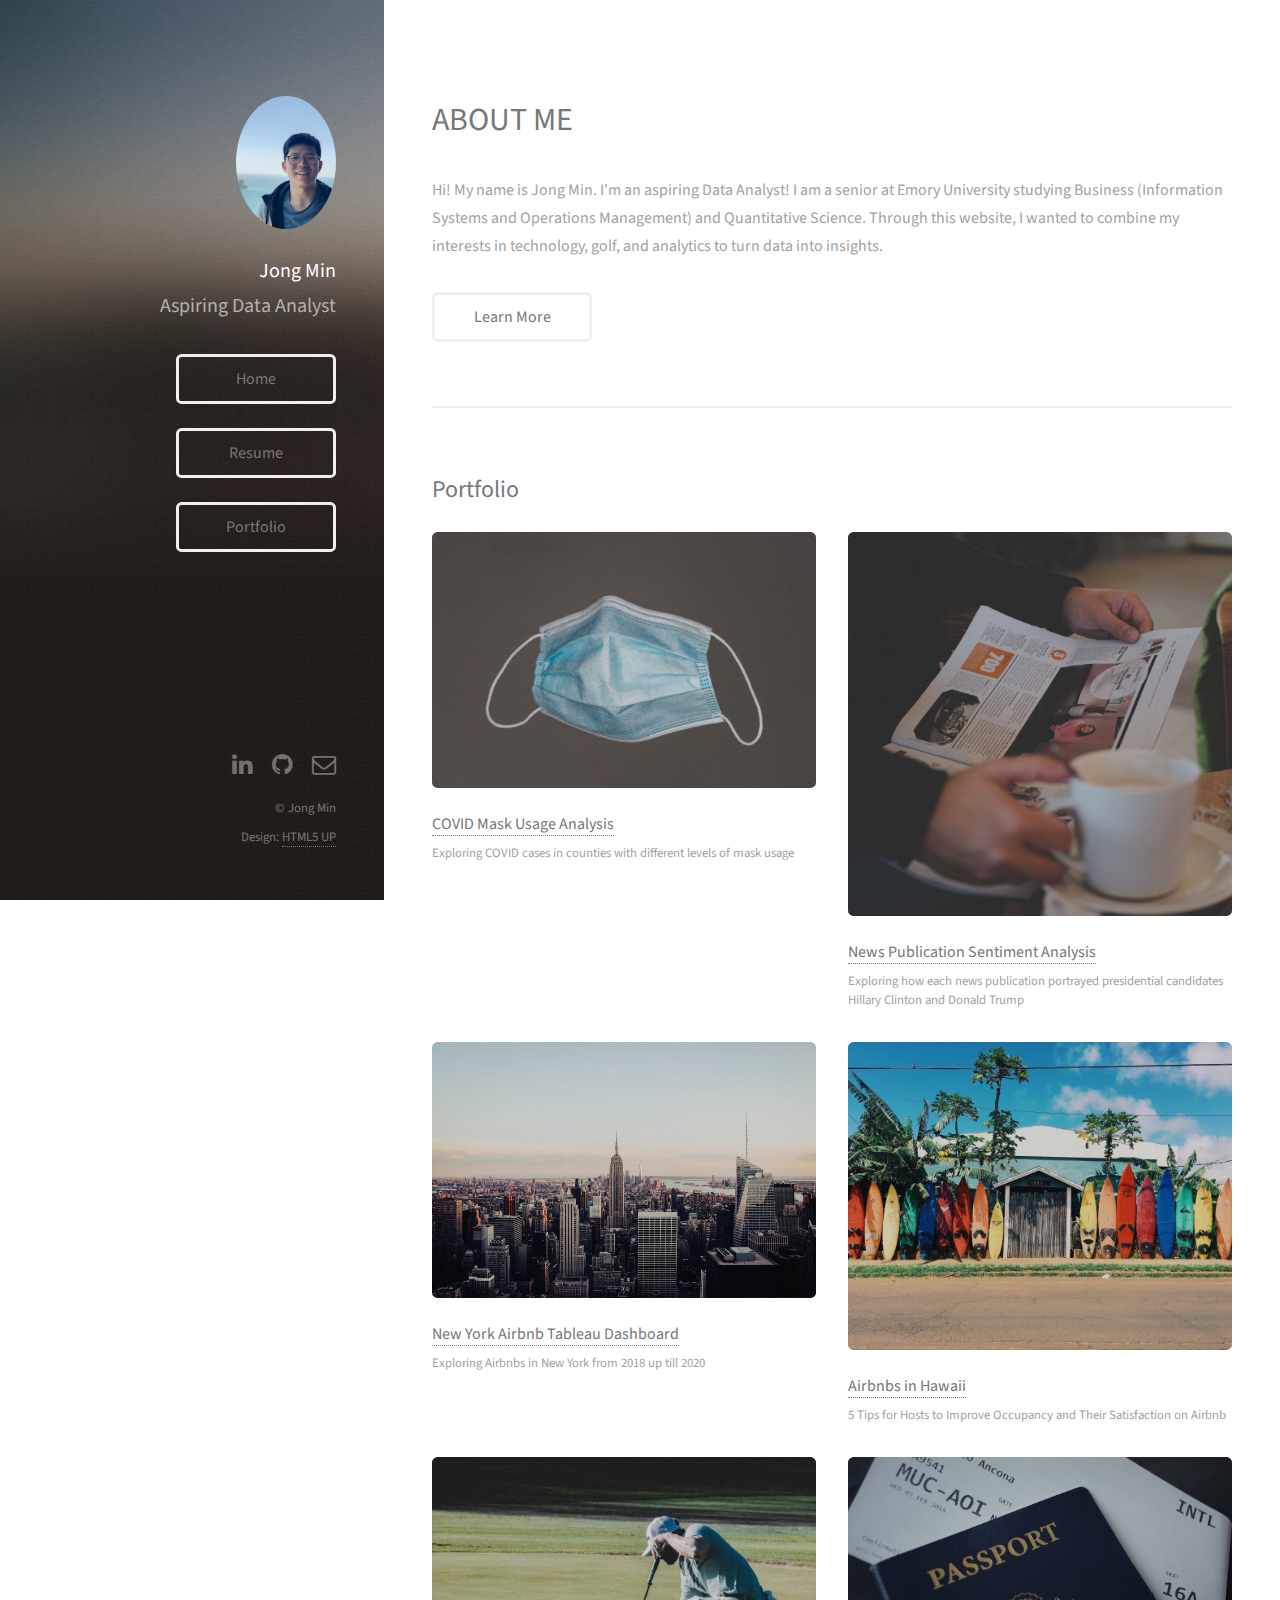
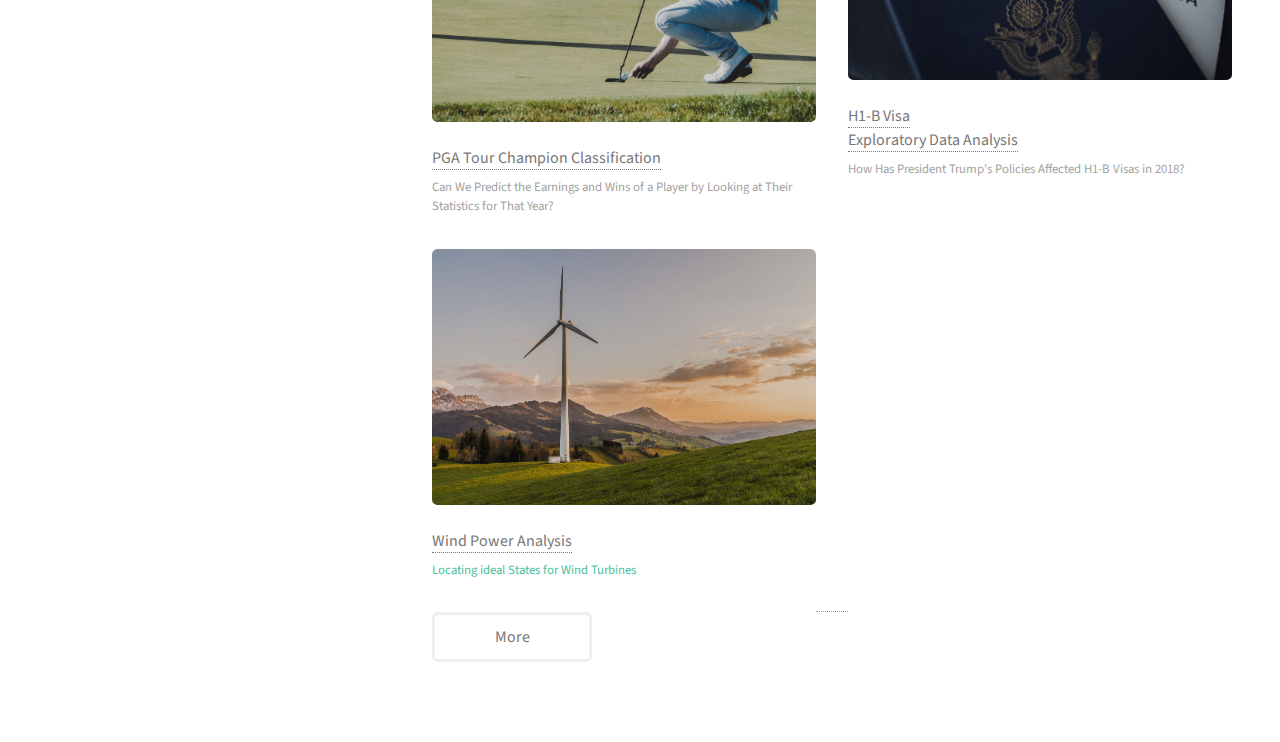
<file: index.html>
<!DOCTYPE HTML>
<!--
	Strata by HTML5 UP
	html5up.net | @ajlkn
	Free for personal and commercial use under the CCA 3.0 license (html5up.net/license)
-->
<html>
	<head>
		<title>Jong Min Park</title>
		<meta charset="utf-8" />
		<meta name="viewport" content="width=device-width, initial-scale=1, user-scalable=no" />
		<link rel="stylesheet" href="assets/css/main.css" />
	</head>
	<body class="is-preload">
		<!-- Header -->
			<header id="header">
				<div class="inner">
					<a href="#" class="image avatar"><img src="images/me.jpg" alt="" /></a>
					<h1><strong>Jong Min</strong><br />
						<p>Aspiring Data Analyst </p>
					</h1>
				<p> </p>
					<a href="index.html" class="button">Home</a>
					<p> </p>
					<a href="resume.html" class="button">Resume</a>
					<p> </p>
					<a href="project.html" class="button">Portfolio</a>
				</div>
			</header>

		<!-- Main -->
			<div id="main">
				<!-- One -->
					<section id="one">
						<header class="major">
							<h2>ABOUT ME</h2>
						</header>
						<p>Hi! My name is Jong Min. I'm an aspiring
							Data Analyst! I am a senior at Emory University studying Business (Information Systems and Operations Management) and Quantitative Science.
							Through this website, I wanted to combine my interests in technology, golf, and analytics to turn data into insights.
							</p>
						<ul class="actions">
							<li><a href="resume.html" class="button">Learn More</a></li>
						</ul>
					</section>

				<!-- Two -->
					<section id="two">
						<h2>Portfolio</h2>
						<div class="row">
							<article class="col-6 col-12-xsmall work-item">
								<a href="images/mask.jpg" class="image fit thumb"><img src="images/mask.jpg" alt="" /></a>
								<h3><a href="https://github.com/jongmp/COVID-Mask-Usage"><b>COVID Mask Usage Analysis</b></a></h3>
								<p>Exploring COVID cases in counties with different levels of mask usage</p>
							</article>
							<article class="col-6 col-12-xsmall work-item">
								<a href="images/news.jpg" class="image fit thumb"><img src="images/news.jpg" alt="" /></a>
								<h3><a href="https://github.com/jongmp/News-Publication-Sentiment-Analysis"><b>News Publication Sentiment Analysis</b></a></h3>
								<p>Exploring how each news publication portrayed presidential candidates Hillary Clinton and Donald Trump</p>
							</article>
							<article class="col-6 col-12-xsmall work-item">
								<a href="images/ny.jpg" class="image fit thumb"><img src="images/ny.jpg" alt="" /></a>
								<h3><a href="https://public.tableau.com/profile/jong.min.park#!/vizhome/AirbnbNYListing/Dashboard1"><b>New York Airbnb Tableau Dashboard</b></a></h3>
								<p>Exploring Airbnbs in New York from 2018 up till 2020</p>
							</article>
							<article class="col-6 col-12-xsmall work-item">
								<a href="images/hawaii.jpg" class="image fit thumb"><img src="images/hawaii.jpg" alt="" /></a>
								<h3><a href="https://towardsdatascience.com/how-can-airbnb-hosts-improve-their-experience-on-airbnb-dbc34059ae3c"><b>Airbnbs in Hawaii</b></a></h3>
								<p>5 Tips for Hosts to Improve Occupancy and Their Satisfaction on Airbnb</p>
							</article>
							<article class="col-6 col-12-xsmall work-item">
								<a href="images/golf.jpg" class="image fit thumb"><img src="images/golf.jpg" alt="" /></a>
								<h3><a href="https://github.com/jongmp/PGA-Tour">PGA Tour Champion Classification</a></h3>
								<p>Can We Predict the Earnings and Wins of a Player by Looking at Their Statistics for That Year?</p>
							</article>
							<article class="col-6 col-12-xsmall work-item">
								<a href="images/passport.jpg" class="image fit thumb"><img src="images/passport.jpg" alt="" /></a>
								<h3><a href="https://medium.com/@jmpark746/american-first-how-has-trumps-presidency-affected-h-1b-visas-7041bedbbd79?sk=9bdba35c916de7d3a7a189cd2015ea81">H1-B Visa <br /> Exploratory Data Analysis</a></h3>
								<p>How Has President Trump's Policies Affected H1-B Visas in 2018?</p>
							</article>
							<article class="col-6 col-12-xsmall work-item">
								<a href="images/windturbine.jpg" class="image fit thumb"><img src="images/windturbine.jpg" alt="" /></a>
								<h3><a href="https://github.com/jongmp/Wind-Power-Analysis">Wind Power Analysis </h3>
								<p>Locating ideal States for Wind Turbines</p>
							</article>
						</div>
						<ul class="actions">
								<li><a href="project.html" class="button">More</a></li>
						</ul>
					</section>

				<!-- Four -->
				<!--
					<section id="four">
						<h2>Elements</h2>

						<section>
							<h4>Text</h4>
							<p>This is <b>bold</b> and this is <strong>strong</strong>. This is <i>italic</i> and this is <em>emphasized</em>.
							This is <sup>superscript</sup> text and this is <sub>subscript</sub> text.
							This is <u>underlined</u> and this is code: <code>for (;;) { ... }</code>. Finally, <a href="#">this is a link</a>.</p>
							<hr />
							<header>
								<h4>Heading with a Subtitle</h4>
								<p>Lorem ipsum dolor sit amet nullam id egestas urna aliquam</p>
							</header>
							<p>Nunc lacinia ante nunc ac lobortis. Interdum adipiscing gravida odio porttitor sem non mi integer non faucibus ornare mi ut ante amet placerat aliquet. Volutpat eu sed ante lacinia sapien lorem accumsan varius montes viverra nibh in adipiscing blandit tempus accumsan.</p>
							<header>
								<h5>Heading with a Subtitle</h5>
								<p>Lorem ipsum dolor sit amet nullam id egestas urna aliquam</p>
							</header>
							<p>Nunc lacinia ante nunc ac lobortis. Interdum adipiscing gravida odio porttitor sem non mi integer non faucibus ornare mi ut ante amet placerat aliquet. Volutpat eu sed ante lacinia sapien lorem accumsan varius montes viverra nibh in adipiscing blandit tempus accumsan.</p>
							<hr />
							<h2>Heading Level 2</h2>
							<h3>Heading Level 3</h3>
							<h4>Heading Level 4</h4>
							<h5>Heading Level 5</h5>
							<h6>Heading Level 6</h6>
							<hr />
							<h5>Blockquote</h5>
							<blockquote>Fringilla nisl. Donec accumsan interdum nisi, quis tincidunt felis sagittis eget tempus euismod. Vestibulum ante ipsum primis in faucibus vestibulum. Blandit adipiscing eu felis iaculis volutpat ac adipiscing accumsan faucibus. Vestibulum ante ipsum primis in faucibus lorem ipsum dolor sit amet nullam adipiscing eu felis.</blockquote>
							<h5>Preformatted</h5>
							<pre><code>i = 0;

while (!deck.isInOrder()) {
print 'Iteration ' + i;
deck.shuffle();
i++;
}

print 'It took ' + i + ' iterations to sort the deck.';</code></pre>
						</section>

						<section>
							<h4>Lists</h4>
							<div class="row">
								<div class="col-6 col-12-xsmall">
									<h5>Unordered</h5>
									<ul>
										<li>Dolor pulvinar etiam magna etiam.</li>
										<li>Sagittis adipiscing lorem eleifend.</li>
										<li>Felis enim feugiat dolore viverra.</li>
									</ul>
									<h5>Alternate</h5>
									<ul class="alt">
										<li>Dolor pulvinar etiam magna etiam.</li>
										<li>Sagittis adipiscing lorem eleifend.</li>
										<li>Felis enim feugiat dolore viverra.</li>
									</ul>
								</div>
								<div class="col-6 col-12-xsmall">
									<h5>Ordered</h5>
									<ol>
										<li>Dolor pulvinar etiam magna etiam.</li>
										<li>Etiam vel felis at lorem sed viverra.</li>
										<li>Felis enim feugiat dolore viverra.</li>
										<li>Dolor pulvinar etiam magna etiam.</li>
										<li>Etiam vel felis at lorem sed viverra.</li>
										<li>Felis enim feugiat dolore viverra.</li>
									</ol>
									<h5>Icons</h5>
									<ul class="icons">
										<li><a href="#" class="icon fa-twitter"><span class="label">Twitter</span></a></li>
										<li><a href="#" class="icon fa-facebook"><span class="label">Facebook</span></a></li>
										<li><a href="#" class="icon fa-instagram"><span class="label">Instagram</span></a></li>
										<li><a href="#" class="icon fa-github"><span class="label">Github</span></a></li>
										<li><a href="#" class="icon fa-dribbble"><span class="label">Dribbble</span></a></li>
										<li><a href="#" class="icon fa-tumblr"><span class="label">Tumblr</span></a></li>
									</ul>
								</div>
							</div>
							<h5>Actions</h5>
							<ul class="actions">
								<li><a href="#" class="button primary">Default</a></li>
								<li><a href="#" class="button">Default</a></li>
							</ul>
							<ul class="actions small">
								<li><a href="#" class="button primary small">Small</a></li>
								<li><a href="#" class="button small">Small</a></li>
							</ul>
							<div class="row">
								<div class="col-6 col-12-small">
									<ul class="actions stacked">
										<li><a href="#" class="button primary">Default</a></li>
										<li><a href="#" class="button">Default</a></li>
									</ul>
								</div>
								<div class="col-6 col-12-small">
									<ul class="actions stacked">
										<li><a href="#" class="button primary small">Small</a></li>
										<li><a href="#" class="button small">Small</a></li>
									</ul>
								</div>
								<div class="col-6 col-12-small">
									<ul class="actions stacked">
										<li><a href="#" class="button primary fit">Default</a></li>
										<li><a href="#" class="button fit">Default</a></li>
									</ul>
								</div>
								<div class="col-6 col-12-small">
									<ul class="actions stacked">
										<li><a href="#" class="button primary small fit">Small</a></li>
										<li><a href="#" class="button small fit">Small</a></li>
									</ul>
								</div>
							</div>
						</section>

						<section>
							<h4>Table</h4>
							<h5>Default</h5>
							<div class="table-wrapper">
								<table>
									<thead>
										<tr>
											<th>Name</th>
											<th>Description</th>
											<th>Price</th>
										</tr>
									</thead>
									<tbody>
										<tr>
											<td>Item One</td>
											<td>Ante turpis integer aliquet porttitor.</td>
											<td>29.99</td>
										</tr>
										<tr>
											<td>Item Two</td>
											<td>Vis ac commodo adipiscing arcu aliquet.</td>
											<td>19.99</td>
										</tr>
										<tr>
											<td>Item Three</td>
											<td> Morbi faucibus arcu accumsan lorem.</td>
											<td>29.99</td>
										</tr>
										<tr>
											<td>Item Four</td>
											<td>Vitae integer tempus condimentum.</td>
											<td>19.99</td>
										</tr>
										<tr>
											<td>Item Five</td>
											<td>Ante turpis integer aliquet porttitor.</td>
											<td>29.99</td>
										</tr>
									</tbody>
									<tfoot>
										<tr>
											<td colspan="2"></td>
											<td>100.00</td>
										</tr>
									</tfoot>
								</table>
							</div>

							<h5>Alternate</h5>
							<div class="table-wrapper">
								<table class="alt">
									<thead>
										<tr>
											<th>Name</th>
											<th>Description</th>
											<th>Price</th>
										</tr>
									</thead>
									<tbody>
										<tr>
											<td>Item One</td>
											<td>Ante turpis integer aliquet porttitor.</td>
											<td>29.99</td>
										</tr>
										<tr>
											<td>Item Two</td>
											<td>Vis ac commodo adipiscing arcu aliquet.</td>
											<td>19.99</td>
										</tr>
										<tr>
											<td>Item Three</td>
											<td> Morbi faucibus arcu accumsan lorem.</td>
											<td>29.99</td>
										</tr>
										<tr>
											<td>Item Four</td>
											<td>Vitae integer tempus condimentum.</td>
											<td>19.99</td>
										</tr>
										<tr>
											<td>Item Five</td>
											<td>Ante turpis integer aliquet porttitor.</td>
											<td>29.99</td>
										</tr>
									</tbody>
									<tfoot>
										<tr>
											<td colspan="2"></td>
											<td>100.00</td>
										</tr>
									</tfoot>
								</table>
							</div>
						</section>

						<section>
							<h4>Buttons</h4>
							<ul class="actions">
								<li><a href="#" class="button primary">Primary</a></li>
								<li><a href="#" class="button">Default</a></li>
							</ul>
							<ul class="actions">
								<li><a href="#" class="button large">Large</a></li>
								<li><a href="#" class="button">Default</a></li>
								<li><a href="#" class="button small">Small</a></li>
							</ul>
							<ul class="actions fit">
								<li><a href="#" class="button primary fit">Fit</a></li>
								<li><a href="#" class="button fit">Fit</a></li>
							</ul>
							<ul class="actions fit small">
								<li><a href="#" class="button primary fit small">Fit + Small</a></li>
								<li><a href="#" class="button fit small">Fit + Small</a></li>
							</ul>
							<ul class="actions">
								<li><a href="#" class="button primary icon fa-download">Icon</a></li>
								<li><a href="#" class="button icon fa-download">Icon</a></li>
							</ul>
							<ul class="actions">
								<li><span class="button primary disabled">Primary</span></li>
								<li><span class="button disabled">Default</span></li>
							</ul>
						</section>

						<section>
							<h4>Form</h4>
							<form method="post" action="#">
								<div class="row gtr-uniform gtr-50">
									<div class="col-6 col-12-xsmall">
										<input type="text" name="demo-name" id="demo-name" value="" placeholder="Name" />
									</div>
									<div class="col-6 col-12-xsmall">
										<input type="email" name="demo-email" id="demo-email" value="" placeholder="Email" />
									</div>
									<div class="col-12">
										<select name="demo-category" id="demo-category">
											<option value="">- Category -</option>
											<option value="1">Manufacturing</option>
											<option value="1">Shipping</option>
											<option value="1">Administration</option>
											<option value="1">Human Resources</option>
										</select>
									</div>
									<div class="col-4 col-12-small">
										<input type="radio" id="demo-priority-low" name="demo-priority" checked>
										<label for="demo-priority-low">Low Priority</label>
									</div>
									<div class="col-4 col-12-small">
										<input type="radio" id="demo-priority-normal" name="demo-priority">
										<label for="demo-priority-normal">Normal Priority</label>
									</div>
									<div class="col-4 col-12-small">
										<input type="radio" id="demo-priority-high" name="demo-priority">
										<label for="demo-priority-high">High Priority</label>
									</div>
									<div class="col-6 col-12-small">
										<input type="checkbox" id="demo-copy" name="demo-copy">
										<label for="demo-copy">Email me a copy of this message</label>
									</div>
									<div class="col-6 col-12-small">
										<input type="checkbox" id="demo-human" name="demo-human" checked>
										<label for="demo-human">I am a human and not a robot</label>
									</div>
									<div class="col-12">
										<textarea name="demo-message" id="demo-message" placeholder="Enter your message" rows="6"></textarea>
									</div>
									<div class="col-12">
										<ul class="actions">
											<li><input type="submit" value="Send Message" class="primary" /></li>
											<li><input type="reset" value="Reset" /></li>
										</ul>
									</div>
								</div>
							</form>
						</section>

						<section>
							<h4>Image</h4>
							<h5>Fit</h5>
							<div class="box alt">
								<div class="row gtr-50 gtr-uniform">
									<div class="col-12"><span class="image fit"><img src="images/fulls/05.jpg" alt="" /></span></div>
									<div class="col-4"><span class="image fit"><img src="images/thumbs/01.jpg" alt="" /></span></div>
									<div class="col-4"><span class="image fit"><img src="images/thumbs/02.jpg" alt="" /></span></div>
									<div class="col-4"><span class="image fit"><img src="images/thumbs/03.jpg" alt="" /></span></div>
									<div class="col-4"><span class="image fit"><img src="images/thumbs/04.jpg" alt="" /></span></div>
									<div class="col-4"><span class="image fit"><img src="images/thumbs/05.jpg" alt="" /></span></div>
									<div class="col-4"><span class="image fit"><img src="images/thumbs/06.jpg" alt="" /></span></div>
									<div class="col-4"><span class="image fit"><img src="images/thumbs/03.jpg" alt="" /></span></div>
									<div class="col-4"><span class="image fit"><img src="images/thumbs/02.jpg" alt="" /></span></div>
									<div class="col-4"><span class="image fit"><img src="images/thumbs/01.jpg" alt="" /></span></div>
								</div>
							</div>
							<h5>Left &amp; Right</h5>
							<p><span class="image left"><img src="images/avatar.jpg" alt="" /></span>Fringilla nisl. Donec accumsan interdum nisi, quis tincidunt felis sagittis eget. tempus euismod. Vestibulum ante ipsum primis in faucibus vestibulum. Blandit adipiscing eu felis iaculis volutpat ac adipiscing accumsan eu faucibus. Integer ac pellentesque praesent tincidunt felis sagittis eget. tempus euismod. Vestibulum ante ipsum primis in faucibus vestibulum. Blandit adipiscing eu felis iaculis volutpat ac adipiscing accumsan eu faucibus. Integer ac pellentesque praesent. Donec accumsan interdum nisi, quis tincidunt felis sagittis eget. tempus euismod. Vestibulum ante ipsum primis in faucibus vestibulum. Blandit adipiscing eu felis iaculis volutpat ac adipiscing accumsan eu faucibus. Integer ac pellentesque praesent tincidunt felis sagittis eget. tempus euismod. Vestibulum ante ipsum primis in faucibus vestibulum. Blandit adipiscing eu felis iaculis volutpat ac adipiscing accumsan eu faucibus. Integer ac pellentesque praesent.</p>
							<p><span class="image right"><img src="images/avatar.jpg" alt="" /></span>Fringilla nisl. Donec accumsan interdum nisi, quis tincidunt felis sagittis eget. tempus euismod. Vestibulum ante ipsum primis in faucibus vestibulum. Blandit adipiscing eu felis iaculis volutpat ac adipiscing accumsan eu faucibus. Integer ac pellentesque praesent tincidunt felis sagittis eget. tempus euismod. Vestibulum ante ipsum primis in faucibus vestibulum. Blandit adipiscing eu felis iaculis volutpat ac adipiscing accumsan eu faucibus. Integer ac pellentesque praesent. Donec accumsan interdum nisi, quis tincidunt felis sagittis eget. tempus euismod. Vestibulum ante ipsum primis in faucibus vestibulum. Blandit adipiscing eu felis iaculis volutpat ac adipiscing accumsan eu faucibus. Integer ac pellentesque praesent tincidunt felis sagittis eget. tempus euismod. Vestibulum ante ipsum primis in faucibus vestibulum. Blandit adipiscing eu felis iaculis volutpat ac adipiscing accumsan eu faucibus. Integer ac pellentesque praesent.</p>
						</section>

					</section>
				-->

			</div>

		<!-- Footer -->
			<footer id="footer">
				<div class="inner">
					<ul class="icons">
						<li><a href="https://www.linkedin.com/in/jongmp/" class="icon alt fa-linkedin"><span class="label">LinkedIn</span></a></li>
						<li><a href="https://github.com/jongmp" class="icon fa-github"><span class="label">Github</span></a></li>
						<li><a href="mailto:jmpark746@gmail.com" class="icon fa-envelope-o"><span class="label">Email</span></a></li>
					</ul>
					<ul class="copyright">
						<li>&copy; Jong Min</li>
						<li>Design: <a href="http://html5up.net">HTML5 UP</a></li>
					</ul>
				</div>
			</footer>

		<!-- Scripts -->
			<script src="assets/js/jquery.min.js"></script>
			<script src="assets/js/jquery.poptrox.min.js"></script>
			<script src="assets/js/browser.min.js"></script>
			<script src="assets/js/breakpoints.min.js"></script>
			<script src="assets/js/util.js"></script>
			<script src="assets/js/main.js"></script>

	</body>
</html>
</file>
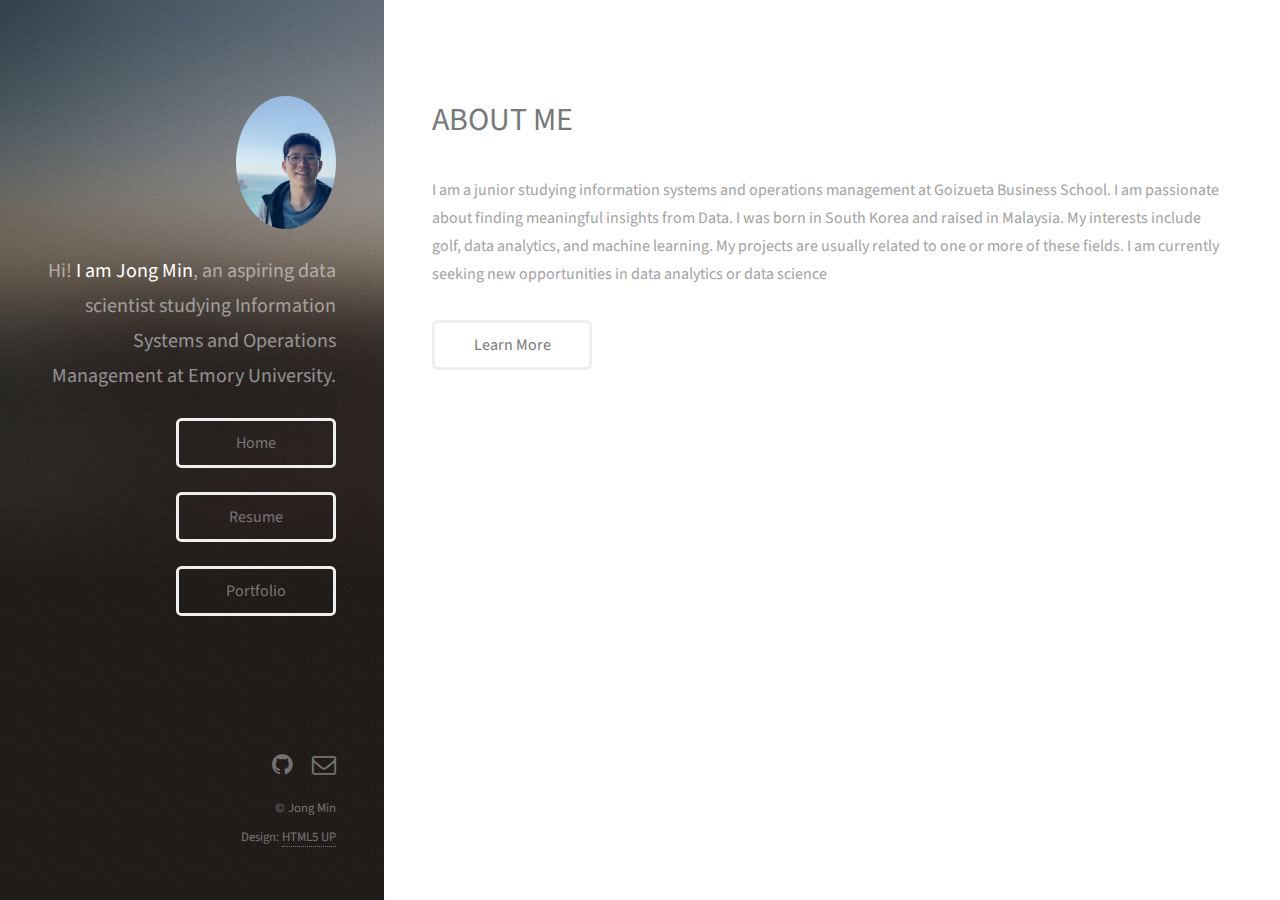
<file: airbnb.html>
<!DOCTYPE HTML>
<!--
	Strata by HTML5 UP
	html5up.net | @ajlkn
	Free for personal and commercial use under the CCA 3.0 license (html5up.net/license)
-->
<html>
	<head>
		<title>Jong Min Park</title>
		<meta charset="utf-8" />
		<meta name="viewport" content="width=device-width, initial-scale=1, user-scalable=no" />
		<link rel="stylesheet" href="assets/css/main.css" />
	</head>
	<body class="is-preload">
		<!-- Header -->
			<header id="header">
				<div class="inner">
					<a href="#" class="image avatar"><img src="images/me.jpg" alt="" /></a>
					<h1>Hi! <strong>I am Jong Min</strong>, an aspiring<br />
					data scientist studying Information Systems and 
					Operations Management at Emory University.<br />
                    </h1>
                    <p> </p>
                    <a href="index.html" class="button">Home</a>
                    <p> </p>
                    <a href="resume.html" class="button">Resume</a>
                    <p> </p>
                    <a href="project.html" class="button">Portfolio</a>
				</div>
			</header>

		<!-- Main -->
			<div id="main">
				<!-- One -->
					<section id="one">
						<header class="major">
							<h2>ABOUT ME</h2>
						</header>
						<p>I am a junior studying information systems and operations management at Goizueta Business School. 
							I am passionate about finding meaningful insights from Data.
							I was born in South Korea and raised in Malaysia.
							My interests include golf, data analytics, and machine learning. 
							My projects are usually related to one or more of these fields. I am currently seeking new opportunities in data analytics or data science </p>
						<ul class="actions">
							<li><a href="#" class="button">Learn More</a></li>
						</ul>
					</section>


			</div>

		<!-- Footer -->
			<footer id="footer">
				<div class="inner">
					<ul class="icons">
						<li><a href="#" class="icon fa-github"><span class="label">Github</span></a></li>
						<li><a href="#" class="icon fa-envelope-o"><span class="label">Email</span></a></li>
					</ul>
					<ul class="copyright">
						<li>&copy; Jong Min</li>
						<li>Design: <a href="http://html5up.net">HTML5 UP</a></li>
					</ul>
				</div>
			</footer>

		<!-- Scripts -->
			<script src="assets/js/jquery.min.js"></script>
			<script src="assets/js/jquery.poptrox.min.js"></script>
			<script src="assets/js/browser.min.js"></script>
			<script src="assets/js/breakpoints.min.js"></script>
			<script src="assets/js/util.js"></script>
			<script src="assets/js/main.js"></script>

	</body>
</html>
</file>
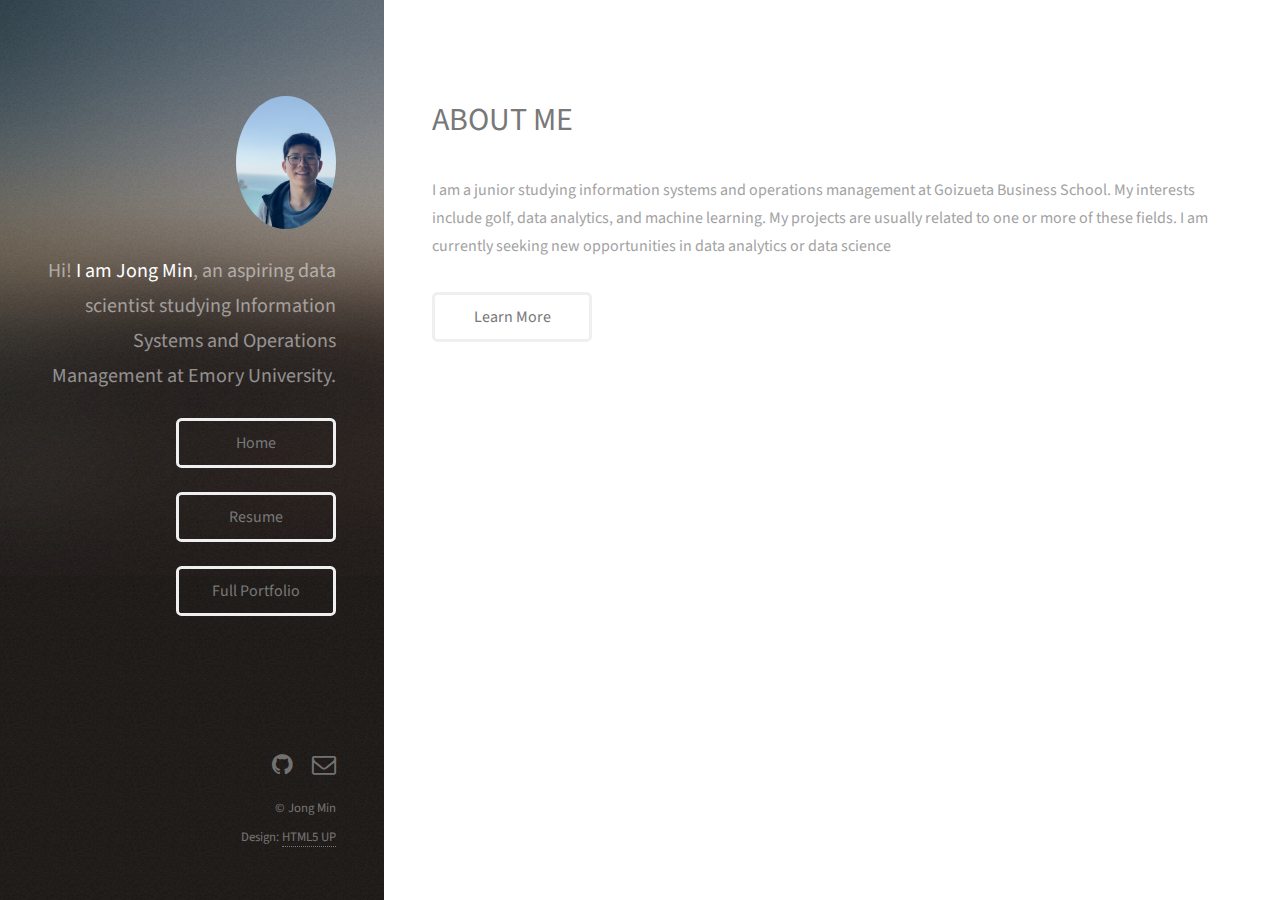
<file: pga.html>
<!DOCTYPE HTML>
<!--
	Strata by HTML5 UP
	html5up.net | @ajlkn
	Free for personal and commercial use under the CCA 3.0 license (html5up.net/license)
-->
<html>
	<head>
		<title>Jong Min Park</title>
		<meta charset="utf-8" />
		<meta name="viewport" content="width=device-width, initial-scale=1, user-scalable=no" />
		<link rel="stylesheet" href="assets/css/main.css" />
	</head>
	<body class="is-preload">
		<!-- Header -->
			<header id="header">
				<div class="inner">
					<a href="#" class="image avatar"><img src="images/me.jpg" alt="" /></a>
					<h1>Hi! <strong>I am Jong Min</strong>, an aspiring<br />
					data scientist studying Information Systems and 
					Operations Management at Emory University.<br />
                    </h1>
                    <p> </p>
                    <a href="index.html" class="button">Home</a>
                    <p> </p>
                    <a href="resume.html" class="button">Resume</a>
                    <p> </p>
                    <a href="project.html" class="button">Full Portfolio</a>
				</div>
			</header>

		<!-- Main -->
			<div id="main">
				<!-- One -->
					<section id="one">
						<header class="major">
							<h2>ABOUT ME</h2>
						</header>
						<p>I am a junior studying information systems and operations management at Goizueta Business School. 
							My interests include golf, data analytics, and machine learning. 
							My projects are usually related to one or more of these fields. I am currently seeking new opportunities in data analytics or data science </p>
						<ul class="actions">
							<li><a href="#" class="button">Learn More</a></li>
						</ul>
					</section>

				<!-- Four -->
				<!--
					<section id="four">
						<h2>Elements</h2>

						<section>
							<h4>Text</h4>
							<p>This is <b>bold</b> and this is <strong>strong</strong>. This is <i>italic</i> and this is <em>emphasized</em>.
							This is <sup>superscript</sup> text and this is <sub>subscript</sub> text.
							This is <u>underlined</u> and this is code: <code>for (;;) { ... }</code>. Finally, <a href="#">this is a link</a>.</p>
							<hr />
							<header>
								<h4>Heading with a Subtitle</h4>
								<p>Lorem ipsum dolor sit amet nullam id egestas urna aliquam</p>
							</header>
							<p>Nunc lacinia ante nunc ac lobortis. Interdum adipiscing gravida odio porttitor sem non mi integer non faucibus ornare mi ut ante amet placerat aliquet. Volutpat eu sed ante lacinia sapien lorem accumsan varius montes viverra nibh in adipiscing blandit tempus accumsan.</p>
							<header>
								<h5>Heading with a Subtitle</h5>
								<p>Lorem ipsum dolor sit amet nullam id egestas urna aliquam</p>
							</header>
							<p>Nunc lacinia ante nunc ac lobortis. Interdum adipiscing gravida odio porttitor sem non mi integer non faucibus ornare mi ut ante amet placerat aliquet. Volutpat eu sed ante lacinia sapien lorem accumsan varius montes viverra nibh in adipiscing blandit tempus accumsan.</p>
							<hr />
							<h2>Heading Level 2</h2>
							<h3>Heading Level 3</h3>
							<h4>Heading Level 4</h4>
							<h5>Heading Level 5</h5>
							<h6>Heading Level 6</h6>
							<hr />
							<h5>Blockquote</h5>
							<blockquote>Fringilla nisl. Donec accumsan interdum nisi, quis tincidunt felis sagittis eget tempus euismod. Vestibulum ante ipsum primis in faucibus vestibulum. Blandit adipiscing eu felis iaculis volutpat ac adipiscing accumsan faucibus. Vestibulum ante ipsum primis in faucibus lorem ipsum dolor sit amet nullam adipiscing eu felis.</blockquote>
							<h5>Preformatted</h5>
							<pre><code>i = 0;

while (!deck.isInOrder()) {
print 'Iteration ' + i;
deck.shuffle();
i++;
}

print 'It took ' + i + ' iterations to sort the deck.';</code></pre>
						</section>

						<section>
							<h4>Lists</h4>
							<div class="row">
								<div class="col-6 col-12-xsmall">
									<h5>Unordered</h5>
									<ul>
										<li>Dolor pulvinar etiam magna etiam.</li>
										<li>Sagittis adipiscing lorem eleifend.</li>
										<li>Felis enim feugiat dolore viverra.</li>
									</ul>
									<h5>Alternate</h5>
									<ul class="alt">
										<li>Dolor pulvinar etiam magna etiam.</li>
										<li>Sagittis adipiscing lorem eleifend.</li>
										<li>Felis enim feugiat dolore viverra.</li>
									</ul>
								</div>
								<div class="col-6 col-12-xsmall">
									<h5>Ordered</h5>
									<ol>
										<li>Dolor pulvinar etiam magna etiam.</li>
										<li>Etiam vel felis at lorem sed viverra.</li>
										<li>Felis enim feugiat dolore viverra.</li>
										<li>Dolor pulvinar etiam magna etiam.</li>
										<li>Etiam vel felis at lorem sed viverra.</li>
										<li>Felis enim feugiat dolore viverra.</li>
									</ol>
									<h5>Icons</h5>
									<ul class="icons">
										<li><a href="#" class="icon fa-twitter"><span class="label">Twitter</span></a></li>
										<li><a href="#" class="icon fa-facebook"><span class="label">Facebook</span></a></li>
										<li><a href="#" class="icon fa-instagram"><span class="label">Instagram</span></a></li>
										<li><a href="#" class="icon fa-github"><span class="label">Github</span></a></li>
										<li><a href="#" class="icon fa-dribbble"><span class="label">Dribbble</span></a></li>
										<li><a href="#" class="icon fa-tumblr"><span class="label">Tumblr</span></a></li>
									</ul>
								</div>
							</div>
							<h5>Actions</h5>
							<ul class="actions">
								<li><a href="#" class="button primary">Default</a></li>
								<li><a href="#" class="button">Default</a></li>
							</ul>
							<ul class="actions small">
								<li><a href="#" class="button primary small">Small</a></li>
								<li><a href="#" class="button small">Small</a></li>
							</ul>
							<div class="row">
								<div class="col-6 col-12-small">
									<ul class="actions stacked">
										<li><a href="#" class="button primary">Default</a></li>
										<li><a href="#" class="button">Default</a></li>
									</ul>
								</div>
								<div class="col-6 col-12-small">
									<ul class="actions stacked">
										<li><a href="#" class="button primary small">Small</a></li>
										<li><a href="#" class="button small">Small</a></li>
									</ul>
								</div>
								<div class="col-6 col-12-small">
									<ul class="actions stacked">
										<li><a href="#" class="button primary fit">Default</a></li>
										<li><a href="#" class="button fit">Default</a></li>
									</ul>
								</div>
								<div class="col-6 col-12-small">
									<ul class="actions stacked">
										<li><a href="#" class="button primary small fit">Small</a></li>
										<li><a href="#" class="button small fit">Small</a></li>
									</ul>
								</div>
							</div>
						</section>

						<section>
							<h4>Table</h4>
							<h5>Default</h5>
							<div class="table-wrapper">
								<table>
									<thead>
										<tr>
											<th>Name</th>
											<th>Description</th>
											<th>Price</th>
										</tr>
									</thead>
									<tbody>
										<tr>
											<td>Item One</td>
											<td>Ante turpis integer aliquet porttitor.</td>
											<td>29.99</td>
										</tr>
										<tr>
											<td>Item Two</td>
											<td>Vis ac commodo adipiscing arcu aliquet.</td>
											<td>19.99</td>
										</tr>
										<tr>
											<td>Item Three</td>
											<td> Morbi faucibus arcu accumsan lorem.</td>
											<td>29.99</td>
										</tr>
										<tr>
											<td>Item Four</td>
											<td>Vitae integer tempus condimentum.</td>
											<td>19.99</td>
										</tr>
										<tr>
											<td>Item Five</td>
											<td>Ante turpis integer aliquet porttitor.</td>
											<td>29.99</td>
										</tr>
									</tbody>
									<tfoot>
										<tr>
											<td colspan="2"></td>
											<td>100.00</td>
										</tr>
									</tfoot>
								</table>
							</div>

							<h5>Alternate</h5>
							<div class="table-wrapper">
								<table class="alt">
									<thead>
										<tr>
											<th>Name</th>
											<th>Description</th>
											<th>Price</th>
										</tr>
									</thead>
									<tbody>
										<tr>
											<td>Item One</td>
											<td>Ante turpis integer aliquet porttitor.</td>
											<td>29.99</td>
										</tr>
										<tr>
											<td>Item Two</td>
											<td>Vis ac commodo adipiscing arcu aliquet.</td>
											<td>19.99</td>
										</tr>
										<tr>
											<td>Item Three</td>
											<td> Morbi faucibus arcu accumsan lorem.</td>
											<td>29.99</td>
										</tr>
										<tr>
											<td>Item Four</td>
											<td>Vitae integer tempus condimentum.</td>
											<td>19.99</td>
										</tr>
										<tr>
											<td>Item Five</td>
											<td>Ante turpis integer aliquet porttitor.</td>
											<td>29.99</td>
										</tr>
									</tbody>
									<tfoot>
										<tr>
											<td colspan="2"></td>
											<td>100.00</td>
										</tr>
									</tfoot>
								</table>
							</div>
						</section>

						<section>
							<h4>Buttons</h4>
							<ul class="actions">
								<li><a href="#" class="button primary">Primary</a></li>
								<li><a href="#" class="button">Default</a></li>
							</ul>
							<ul class="actions">
								<li><a href="#" class="button large">Large</a></li>
								<li><a href="#" class="button">Default</a></li>
								<li><a href="#" class="button small">Small</a></li>
							</ul>
							<ul class="actions fit">
								<li><a href="#" class="button primary fit">Fit</a></li>
								<li><a href="#" class="button fit">Fit</a></li>
							</ul>
							<ul class="actions fit small">
								<li><a href="#" class="button primary fit small">Fit + Small</a></li>
								<li><a href="#" class="button fit small">Fit + Small</a></li>
							</ul>
							<ul class="actions">
								<li><a href="#" class="button primary icon fa-download">Icon</a></li>
								<li><a href="#" class="button icon fa-download">Icon</a></li>
							</ul>
							<ul class="actions">
								<li><span class="button primary disabled">Primary</span></li>
								<li><span class="button disabled">Default</span></li>
							</ul>
						</section>

						<section>
							<h4>Form</h4>
							<form method="post" action="#">
								<div class="row gtr-uniform gtr-50">
									<div class="col-6 col-12-xsmall">
										<input type="text" name="demo-name" id="demo-name" value="" placeholder="Name" />
									</div>
									<div class="col-6 col-12-xsmall">
										<input type="email" name="demo-email" id="demo-email" value="" placeholder="Email" />
									</div>
									<div class="col-12">
										<select name="demo-category" id="demo-category">
											<option value="">- Category -</option>
											<option value="1">Manufacturing</option>
											<option value="1">Shipping</option>
											<option value="1">Administration</option>
											<option value="1">Human Resources</option>
										</select>
									</div>
									<div class="col-4 col-12-small">
										<input type="radio" id="demo-priority-low" name="demo-priority" checked>
										<label for="demo-priority-low">Low Priority</label>
									</div>
									<div class="col-4 col-12-small">
										<input type="radio" id="demo-priority-normal" name="demo-priority">
										<label for="demo-priority-normal">Normal Priority</label>
									</div>
									<div class="col-4 col-12-small">
										<input type="radio" id="demo-priority-high" name="demo-priority">
										<label for="demo-priority-high">High Priority</label>
									</div>
									<div class="col-6 col-12-small">
										<input type="checkbox" id="demo-copy" name="demo-copy">
										<label for="demo-copy">Email me a copy of this message</label>
									</div>
									<div class="col-6 col-12-small">
										<input type="checkbox" id="demo-human" name="demo-human" checked>
										<label for="demo-human">I am a human and not a robot</label>
									</div>
									<div class="col-12">
										<textarea name="demo-message" id="demo-message" placeholder="Enter your message" rows="6"></textarea>
									</div>
									<div class="col-12">
										<ul class="actions">
											<li><input type="submit" value="Send Message" class="primary" /></li>
											<li><input type="reset" value="Reset" /></li>
										</ul>
									</div>
								</div>
							</form>
						</section>

						<section>
							<h4>Image</h4>
							<h5>Fit</h5>
							<div class="box alt">
								<div class="row gtr-50 gtr-uniform">
									<div class="col-12"><span class="image fit"><img src="images/fulls/05.jpg" alt="" /></span></div>
									<div class="col-4"><span class="image fit"><img src="images/thumbs/01.jpg" alt="" /></span></div>
									<div class="col-4"><span class="image fit"><img src="images/thumbs/02.jpg" alt="" /></span></div>
									<div class="col-4"><span class="image fit"><img src="images/thumbs/03.jpg" alt="" /></span></div>
									<div class="col-4"><span class="image fit"><img src="images/thumbs/04.jpg" alt="" /></span></div>
									<div class="col-4"><span class="image fit"><img src="images/thumbs/05.jpg" alt="" /></span></div>
									<div class="col-4"><span class="image fit"><img src="images/thumbs/06.jpg" alt="" /></span></div>
									<div class="col-4"><span class="image fit"><img src="images/thumbs/03.jpg" alt="" /></span></div>
									<div class="col-4"><span class="image fit"><img src="images/thumbs/02.jpg" alt="" /></span></div>
									<div class="col-4"><span class="image fit"><img src="images/thumbs/01.jpg" alt="" /></span></div>
								</div>
							</div>
							<h5>Left &amp; Right</h5>
							<p><span class="image left"><img src="images/avatar.jpg" alt="" /></span>Fringilla nisl. Donec accumsan interdum nisi, quis tincidunt felis sagittis eget. tempus euismod. Vestibulum ante ipsum primis in faucibus vestibulum. Blandit adipiscing eu felis iaculis volutpat ac adipiscing accumsan eu faucibus. Integer ac pellentesque praesent tincidunt felis sagittis eget. tempus euismod. Vestibulum ante ipsum primis in faucibus vestibulum. Blandit adipiscing eu felis iaculis volutpat ac adipiscing accumsan eu faucibus. Integer ac pellentesque praesent. Donec accumsan interdum nisi, quis tincidunt felis sagittis eget. tempus euismod. Vestibulum ante ipsum primis in faucibus vestibulum. Blandit adipiscing eu felis iaculis volutpat ac adipiscing accumsan eu faucibus. Integer ac pellentesque praesent tincidunt felis sagittis eget. tempus euismod. Vestibulum ante ipsum primis in faucibus vestibulum. Blandit adipiscing eu felis iaculis volutpat ac adipiscing accumsan eu faucibus. Integer ac pellentesque praesent.</p>
							<p><span class="image right"><img src="images/avatar.jpg" alt="" /></span>Fringilla nisl. Donec accumsan interdum nisi, quis tincidunt felis sagittis eget. tempus euismod. Vestibulum ante ipsum primis in faucibus vestibulum. Blandit adipiscing eu felis iaculis volutpat ac adipiscing accumsan eu faucibus. Integer ac pellentesque praesent tincidunt felis sagittis eget. tempus euismod. Vestibulum ante ipsum primis in faucibus vestibulum. Blandit adipiscing eu felis iaculis volutpat ac adipiscing accumsan eu faucibus. Integer ac pellentesque praesent. Donec accumsan interdum nisi, quis tincidunt felis sagittis eget. tempus euismod. Vestibulum ante ipsum primis in faucibus vestibulum. Blandit adipiscing eu felis iaculis volutpat ac adipiscing accumsan eu faucibus. Integer ac pellentesque praesent tincidunt felis sagittis eget. tempus euismod. Vestibulum ante ipsum primis in faucibus vestibulum. Blandit adipiscing eu felis iaculis volutpat ac adipiscing accumsan eu faucibus. Integer ac pellentesque praesent.</p>
						</section>

					</section>
				-->

			</div>

		<!-- Footer -->
			<footer id="footer">
				<div class="inner">
					<ul class="icons">
						<li><a href="#" class="icon fa-github"><span class="label">Github</span></a></li>
						<li><a href="#" class="icon fa-envelope-o"><span class="label">Email</span></a></li>
					</ul>
					<ul class="copyright">
						<li>&copy; Jong Min</li>
						<li>Design: <a href="http://html5up.net">HTML5 UP</a></li>
					</ul>
				</div>
			</footer>

		<!-- Scripts -->
			<script src="assets/js/jquery.min.js"></script>
			<script src="assets/js/jquery.poptrox.min.js"></script>
			<script src="assets/js/browser.min.js"></script>
			<script src="assets/js/breakpoints.min.js"></script>
			<script src="assets/js/util.js"></script>
			<script src="assets/js/main.js"></script>

	</body>
</html>
</file>
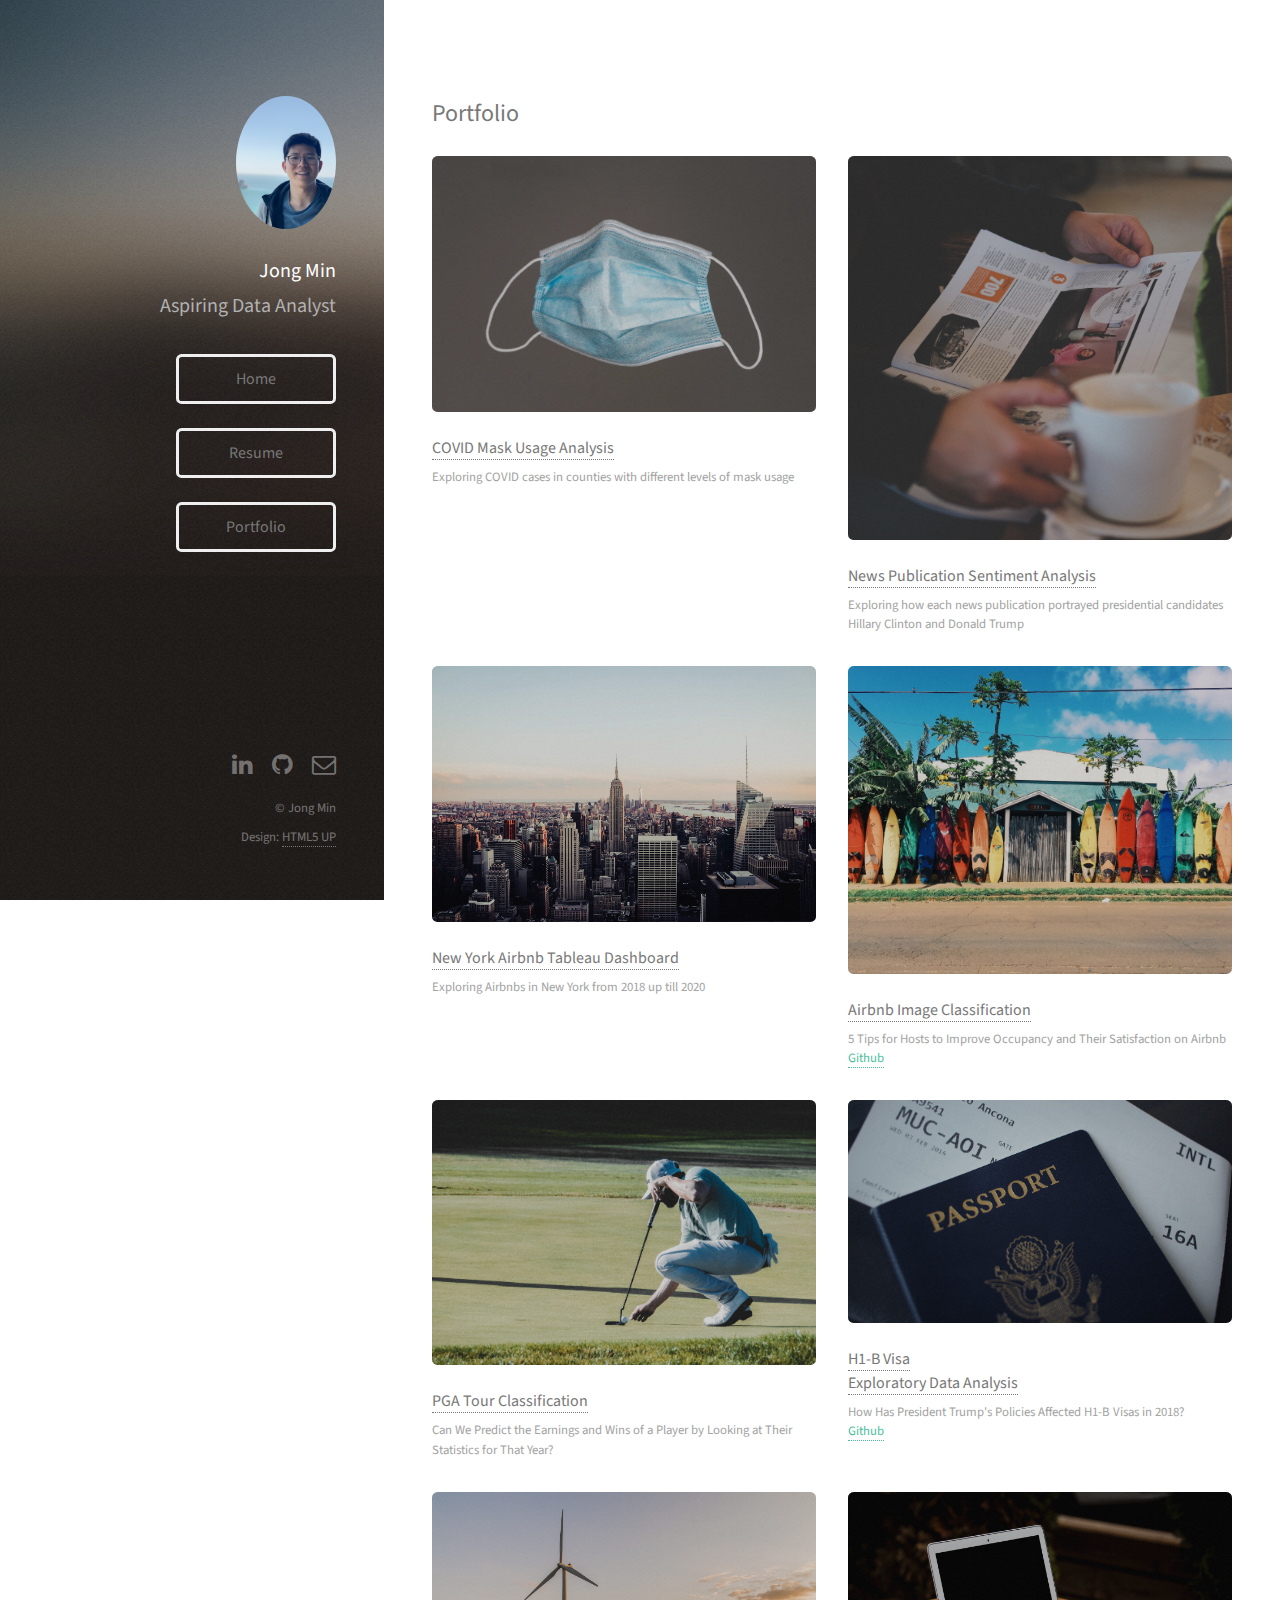
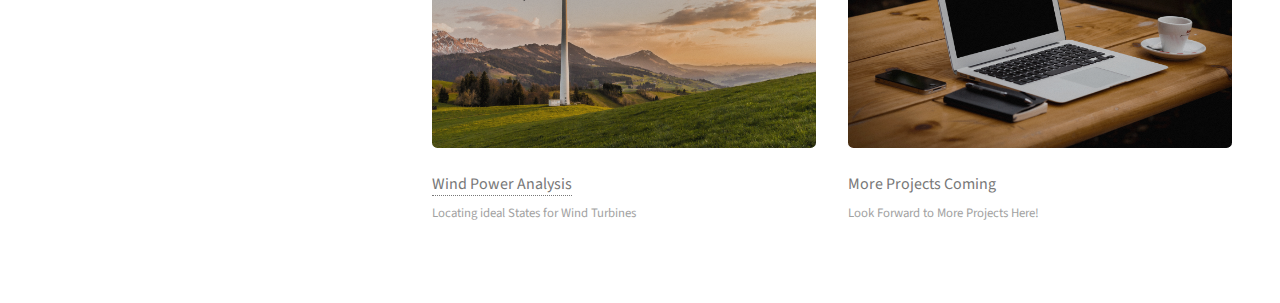
<file: project.html>
<!DOCTYPE HTML>
<!--
	Strata by HTML5 UP
	html5up.net | @ajlkn
	Free for personal and commercial use under the CCA 3.0 license (html5up.net/license)
-->
<html>
	<head>
		<title>Jong Min Park</title>
		<meta charset="utf-8" />
		<meta name="viewport" content="width=device-width, initial-scale=1, user-scalable=no" />
		<link rel="stylesheet" href="assets/css/main.css" />
	</head>
	<body class="is-preload">
		<!-- Header -->
			<header id="header">
                <div class="inner">
					<a href="#" class="image avatar"><img src="images/me.jpg" alt="" /></a>
					<h1><strong>Jong Min</strong><br />
						<p>Aspiring Data Analyst</p>
                    </h1>
                    <p> </p>
                    <a href="index.html" class="button">Home</a>
                    <p> </p>
                    <a href="resume.html" class="button">Resume</a>
                    <p> </p>
                    <a href="project.html" class="button">Portfolio</a>
				</div>
			</header>

		<!-- Main -->
			<div id="main">
				<!-- Two -->
					<section id="two">
						<h2>Portfolio</h2>
						<div class="row">
							<article class="col-6 col-12-xsmall work-item">
								<a href="images/mask.jpg" class="image fit thumb"><img src="images/mask.jpg" alt="" /></a>
								<h3><a href="https://github.com/jongmp/COVID-Mask-Usage"><b>COVID Mask Usage Analysis</b></a></h3>
								<p>Exploring COVID cases in counties with different levels of mask usage</p>
							</article>
							<article class="col-6 col-12-xsmall work-item">
								<a href="images/news.jpg" class="image fit thumb"><img src="images/news.jpg" alt="" /></a>
								<h3><a href="https://github.com/jongmp/News-Publication-Sentiment-Analysis"><b>News Publication Sentiment Analysis</b></a></h3>
								<p>Exploring how each news publication portrayed presidential candidates Hillary Clinton and Donald Trump</p>
							</article>
							<article class="col-6 col-12-xsmall work-item">
								<a href="images/ny.jpg" class="image fit thumb"><img src="images/ny.jpg" alt="" /></a>
								<h3><a href="https://public.tableau.com/profile/jong.min.park#!/vizhome/AirbnbNYListing/Dashboard1"><b>New York Airbnb Tableau Dashboard</b></a></h3>
								<p>Exploring Airbnbs in New York from 2018 up till 2020</p>
							</article>
							<article class="col-6 col-12-xsmall work-item">
								<a href="images/hawaii.jpg" class="image fit thumb"><img src="images/hawaii.jpg" alt="" /></a>
								<h3><a href="https://medium.com/@jmpark746/how-can-airbnb-hosts-improve-their-experience-on-airbnb-dbc34059ae3c">Airbnb Image Classification</a></h3>
								<p>5 Tips for Hosts to Improve Occupancy and Their Satisfaction on Airbnb <br /> <a href="https://github.com/jongmp/Airbnbs-in-Hawaii">Github</a></p>
							</article>
							<article class="col-6 col-12-xsmall work-item">
								<a href="images/fulls/02.jpg" class="image fit thumb"><img src="images/golf.jpg" alt="" /></a>
								<h3><a href="https://github.com/jongmp/PGA-Tour">PGA Tour Classification</a> </h3>
								<p>Can We Predict the Earnings and Wins of a Player by Looking at Their Statistics for That Year?</p>
							</article>
							<article class="col-6 col-12-xsmall work-item">
								<a href="images/fulls/03.jpg" class="image fit thumb"><img src="images/passport.jpg" alt="" /></a>
								<h3><a href="https://medium.com/@jmpark746/american-first-how-has-trumps-presidency-affected-h-1b-visas-7041bedbbd79?sk=9bdba35c916de7d3a7a189cd2015ea81">H1-B Visa <br /> Exploratory Data Analysis</a></h3>
								<p>How Has President Trump's Policies Affected H1-B Visas in 2018?<br /> <a href="https://github.com/jongmp/H-1B-Visa">Github</a></p>
							</article>
							<article class="col-6 col-12-xsmall work-item">
								<a href="images/windturbine.jpg" class="image fit thumb"><img src="images/windturbine.jpg" alt="" /></a>
								<h3><a href="https://github.com/jongmp/Wind-Power-Analysis">Wind Power Analysis</a> </h3>
								<p>Locating ideal States for Wind Turbines</p>
							</article>
							<article class="col-6 col-12-xsmall work-item">
								<a href="images/fulls/04.jpg" class="image fit thumb"><img src="images/computer.jpg" alt="" /></a>
								<h3>More Projects Coming</h3>
								<p>Look Forward to More Projects Here!</p>
							</article>
						</div>
					</section>

				<!-- Four -->
				<!--
					<section id="four">
						<h2>Elements</h2>

						<section>
							<h4>Text</h4>
							<p>This is <b>bold</b> and this is <strong>strong</strong>. This is <i>italic</i> and this is <em>emphasized</em>.
							This is <sup>superscript</sup> text and this is <sub>subscript</sub> text.
							This is <u>underlined</u> and this is code: <code>for (;;) { ... }</code>. Finally, <a href="#">this is a link</a>.</p>
							<hr />
							<header>
								<h4>Heading with a Subtitle</h4>
								<p>Lorem ipsum dolor sit amet nullam id egestas urna aliquam</p>
							</header>
							<p>Nunc lacinia ante nunc ac lobortis. Interdum adipiscing gravida odio porttitor sem non mi integer non faucibus ornare mi ut ante amet placerat aliquet. Volutpat eu sed ante lacinia sapien lorem accumsan varius montes viverra nibh in adipiscing blandit tempus accumsan.</p>
							<header>
								<h5>Heading with a Subtitle</h5>
								<p>Lorem ipsum dolor sit amet nullam id egestas urna aliquam</p>
							</header>
							<p>Nunc lacinia ante nunc ac lobortis. Interdum adipiscing gravida odio porttitor sem non mi integer non faucibus ornare mi ut ante amet placerat aliquet. Volutpat eu sed ante lacinia sapien lorem accumsan varius montes viverra nibh in adipiscing blandit tempus accumsan.</p>
							<hr />
							<h2>Heading Level 2</h2>
							<h3>Heading Level 3</h3>
							<h4>Heading Level 4</h4>
							<h5>Heading Level 5</h5>
							<h6>Heading Level 6</h6>
							<hr />
							<h5>Blockquote</h5>
							<blockquote>Fringilla nisl. Donec accumsan interdum nisi, quis tincidunt felis sagittis eget tempus euismod. Vestibulum ante ipsum primis in faucibus vestibulum. Blandit adipiscing eu felis iaculis volutpat ac adipiscing accumsan faucibus. Vestibulum ante ipsum primis in faucibus lorem ipsum dolor sit amet nullam adipiscing eu felis.</blockquote>
							<h5>Preformatted</h5>
							<pre><code>i = 0;

while (!deck.isInOrder()) {
print 'Iteration ' + i;
deck.shuffle();
i++;
}

print 'It took ' + i + ' iterations to sort the deck.';</code></pre>
						</section>

						<section>
							<h4>Lists</h4>
							<div class="row">
								<div class="col-6 col-12-xsmall">
									<h5>Unordered</h5>
									<ul>
										<li>Dolor pulvinar etiam magna etiam.</li>
										<li>Sagittis adipiscing lorem eleifend.</li>
										<li>Felis enim feugiat dolore viverra.</li>
									</ul>
									<h5>Alternate</h5>
									<ul class="alt">
										<li>Dolor pulvinar etiam magna etiam.</li>
										<li>Sagittis adipiscing lorem eleifend.</li>
										<li>Felis enim feugiat dolore viverra.</li>
									</ul>
								</div>
								<div class="col-6 col-12-xsmall">
									<h5>Ordered</h5>
									<ol>
										<li>Dolor pulvinar etiam magna etiam.</li>
										<li>Etiam vel felis at lorem sed viverra.</li>
										<li>Felis enim feugiat dolore viverra.</li>
										<li>Dolor pulvinar etiam magna etiam.</li>
										<li>Etiam vel felis at lorem sed viverra.</li>
										<li>Felis enim feugiat dolore viverra.</li>
									</ol>
									<h5>Icons</h5>
									<ul class="icons">
										<li><a href="#" class="icon fa-twitter"><span class="label">Twitter</span></a></li>
										<li><a href="#" class="icon fa-facebook"><span class="label">Facebook</span></a></li>
										<li><a href="#" class="icon fa-instagram"><span class="label">Instagram</span></a></li>
										<li><a href="#" class="icon fa-github"><span class="label">Github</span></a></li>
										<li><a href="#" class="icon fa-dribbble"><span class="label">Dribbble</span></a></li>
										<li><a href="#" class="icon fa-tumblr"><span class="label">Tumblr</span></a></li>
									</ul>
								</div>
							</div>
							<h5>Actions</h5>
							<ul class="actions">
								<li><a href="#" class="button primary">Default</a></li>
								<li><a href="#" class="button">Default</a></li>
							</ul>
							<ul class="actions small">
								<li><a href="#" class="button primary small">Small</a></li>
								<li><a href="#" class="button small">Small</a></li>
							</ul>
							<div class="row">
								<div class="col-6 col-12-small">
									<ul class="actions stacked">
										<li><a href="#" class="button primary">Default</a></li>
										<li><a href="#" class="button">Default</a></li>
									</ul>
								</div>
								<div class="col-6 col-12-small">
									<ul class="actions stacked">
										<li><a href="#" class="button primary small">Small</a></li>
										<li><a href="#" class="button small">Small</a></li>
									</ul>
								</div>
								<div class="col-6 col-12-small">
									<ul class="actions stacked">
										<li><a href="#" class="button primary fit">Default</a></li>
										<li><a href="#" class="button fit">Default</a></li>
									</ul>
								</div>
								<div class="col-6 col-12-small">
									<ul class="actions stacked">
										<li><a href="#" class="button primary small fit">Small</a></li>
										<li><a href="#" class="button small fit">Small</a></li>
									</ul>
								</div>
							</div>
						</section>

						<section>
							<h4>Table</h4>
							<h5>Default</h5>
							<div class="table-wrapper">
								<table>
									<thead>
										<tr>
											<th>Name</th>
											<th>Description</th>
											<th>Price</th>
										</tr>
									</thead>
									<tbody>
										<tr>
											<td>Item One</td>
											<td>Ante turpis integer aliquet porttitor.</td>
											<td>29.99</td>
										</tr>
										<tr>
											<td>Item Two</td>
											<td>Vis ac commodo adipiscing arcu aliquet.</td>
											<td>19.99</td>
										</tr>
										<tr>
											<td>Item Three</td>
											<td> Morbi faucibus arcu accumsan lorem.</td>
											<td>29.99</td>
										</tr>
										<tr>
											<td>Item Four</td>
											<td>Vitae integer tempus condimentum.</td>
											<td>19.99</td>
										</tr>
										<tr>
											<td>Item Five</td>
											<td>Ante turpis integer aliquet porttitor.</td>
											<td>29.99</td>
										</tr>
									</tbody>
									<tfoot>
										<tr>
											<td colspan="2"></td>
											<td>100.00</td>
										</tr>
									</tfoot>
								</table>
							</div>

							<h5>Alternate</h5>
							<div class="table-wrapper">
								<table class="alt">
									<thead>
										<tr>
											<th>Name</th>
											<th>Description</th>
											<th>Price</th>
										</tr>
									</thead>
									<tbody>
										<tr>
											<td>Item One</td>
											<td>Ante turpis integer aliquet porttitor.</td>
											<td>29.99</td>
										</tr>
										<tr>
											<td>Item Two</td>
											<td>Vis ac commodo adipiscing arcu aliquet.</td>
											<td>19.99</td>
										</tr>
										<tr>
											<td>Item Three</td>
											<td> Morbi faucibus arcu accumsan lorem.</td>
											<td>29.99</td>
										</tr>
										<tr>
											<td>Item Four</td>
											<td>Vitae integer tempus condimentum.</td>
											<td>19.99</td>
										</tr>
										<tr>
											<td>Item Five</td>
											<td>Ante turpis integer aliquet porttitor.</td>
											<td>29.99</td>
										</tr>
									</tbody>
									<tfoot>
										<tr>
											<td colspan="2"></td>
											<td>100.00</td>
										</tr>
									</tfoot>
								</table>
							</div>
						</section>

						<section>
							<h4>Buttons</h4>
							<ul class="actions">
								<li><a href="#" class="button primary">Primary</a></li>
								<li><a href="#" class="button">Default</a></li>
							</ul>
							<ul class="actions">
								<li><a href="#" class="button large">Large</a></li>
								<li><a href="#" class="button">Default</a></li>
								<li><a href="#" class="button small">Small</a></li>
							</ul>
							<ul class="actions fit">
								<li><a href="#" class="button primary fit">Fit</a></li>
								<li><a href="#" class="button fit">Fit</a></li>
							</ul>
							<ul class="actions fit small">
								<li><a href="#" class="button primary fit small">Fit + Small</a></li>
								<li><a href="#" class="button fit small">Fit + Small</a></li>
							</ul>
							<ul class="actions">
								<li><a href="#" class="button primary icon fa-download">Icon</a></li>
								<li><a href="#" class="button icon fa-download">Icon</a></li>
							</ul>
							<ul class="actions">
								<li><span class="button primary disabled">Primary</span></li>
								<li><span class="button disabled">Default</span></li>
							</ul>
						</section>

						<section>
							<h4>Form</h4>
							<form method="post" action="#">
								<div class="row gtr-uniform gtr-50">
									<div class="col-6 col-12-xsmall">
										<input type="text" name="demo-name" id="demo-name" value="" placeholder="Name" />
									</div>
									<div class="col-6 col-12-xsmall">
										<input type="email" name="demo-email" id="demo-email" value="" placeholder="Email" />
									</div>
									<div class="col-12">
										<select name="demo-category" id="demo-category">
											<option value="">- Category -</option>
											<option value="1">Manufacturing</option>
											<option value="1">Shipping</option>
											<option value="1">Administration</option>
											<option value="1">Human Resources</option>
										</select>
									</div>
									<div class="col-4 col-12-small">
										<input type="radio" id="demo-priority-low" name="demo-priority" checked>
										<label for="demo-priority-low">Low Priority</label>
									</div>
									<div class="col-4 col-12-small">
										<input type="radio" id="demo-priority-normal" name="demo-priority">
										<label for="demo-priority-normal">Normal Priority</label>
									</div>
									<div class="col-4 col-12-small">
										<input type="radio" id="demo-priority-high" name="demo-priority">
										<label for="demo-priority-high">High Priority</label>
									</div>
									<div class="col-6 col-12-small">
										<input type="checkbox" id="demo-copy" name="demo-copy">
										<label for="demo-copy">Email me a copy of this message</label>
									</div>
									<div class="col-6 col-12-small">
										<input type="checkbox" id="demo-human" name="demo-human" checked>
										<label for="demo-human">I am a human and not a robot</label>
									</div>
									<div class="col-12">
										<textarea name="demo-message" id="demo-message" placeholder="Enter your message" rows="6"></textarea>
									</div>
									<div class="col-12">
										<ul class="actions">
											<li><input type="submit" value="Send Message" class="primary" /></li>
											<li><input type="reset" value="Reset" /></li>
										</ul>
									</div>
								</div>
							</form>
						</section>

						<section>
							<h4>Image</h4>
							<h5>Fit</h5>
							<div class="box alt">
								<div class="row gtr-50 gtr-uniform">
									<div class="col-12"><span class="image fit"><img src="images/fulls/05.jpg" alt="" /></span></div>
									<div class="col-4"><span class="image fit"><img src="images/thumbs/01.jpg" alt="" /></span></div>
									<div class="col-4"><span class="image fit"><img src="images/thumbs/02.jpg" alt="" /></span></div>
									<div class="col-4"><span class="image fit"><img src="images/thumbs/03.jpg" alt="" /></span></div>
									<div class="col-4"><span class="image fit"><img src="images/thumbs/04.jpg" alt="" /></span></div>
									<div class="col-4"><span class="image fit"><img src="images/thumbs/05.jpg" alt="" /></span></div>
									<div class="col-4"><span class="image fit"><img src="images/thumbs/06.jpg" alt="" /></span></div>
									<div class="col-4"><span class="image fit"><img src="images/thumbs/03.jpg" alt="" /></span></div>
									<div class="col-4"><span class="image fit"><img src="images/thumbs/02.jpg" alt="" /></span></div>
									<div class="col-4"><span class="image fit"><img src="images/thumbs/01.jpg" alt="" /></span></div>
								</div>
							</div>
							<h5>Left &amp; Right</h5>
							<p><span class="image left"><img src="images/avatar.jpg" alt="" /></span>Fringilla nisl. Donec accumsan interdum nisi, quis tincidunt felis sagittis eget. tempus euismod. Vestibulum ante ipsum primis in faucibus vestibulum. Blandit adipiscing eu felis iaculis volutpat ac adipiscing accumsan eu faucibus. Integer ac pellentesque praesent tincidunt felis sagittis eget. tempus euismod. Vestibulum ante ipsum primis in faucibus vestibulum. Blandit adipiscing eu felis iaculis volutpat ac adipiscing accumsan eu faucibus. Integer ac pellentesque praesent. Donec accumsan interdum nisi, quis tincidunt felis sagittis eget. tempus euismod. Vestibulum ante ipsum primis in faucibus vestibulum. Blandit adipiscing eu felis iaculis volutpat ac adipiscing accumsan eu faucibus. Integer ac pellentesque praesent tincidunt felis sagittis eget. tempus euismod. Vestibulum ante ipsum primis in faucibus vestibulum. Blandit adipiscing eu felis iaculis volutpat ac adipiscing accumsan eu faucibus. Integer ac pellentesque praesent.</p>
							<p><span class="image right"><img src="images/avatar.jpg" alt="" /></span>Fringilla nisl. Donec accumsan interdum nisi, quis tincidunt felis sagittis eget. tempus euismod. Vestibulum ante ipsum primis in faucibus vestibulum. Blandit adipiscing eu felis iaculis volutpat ac adipiscing accumsan eu faucibus. Integer ac pellentesque praesent tincidunt felis sagittis eget. tempus euismod. Vestibulum ante ipsum primis in faucibus vestibulum. Blandit adipiscing eu felis iaculis volutpat ac adipiscing accumsan eu faucibus. Integer ac pellentesque praesent. Donec accumsan interdum nisi, quis tincidunt felis sagittis eget. tempus euismod. Vestibulum ante ipsum primis in faucibus vestibulum. Blandit adipiscing eu felis iaculis volutpat ac adipiscing accumsan eu faucibus. Integer ac pellentesque praesent tincidunt felis sagittis eget. tempus euismod. Vestibulum ante ipsum primis in faucibus vestibulum. Blandit adipiscing eu felis iaculis volutpat ac adipiscing accumsan eu faucibus. Integer ac pellentesque praesent.</p>
						</section>

					</section>
				-->

			</div>

		<!-- Footer -->
			<footer id="footer">
				<div class="inner">
					<ul class="icons">
						<li><a href="https://www.linkedin.com/in/jongmp/" class="icon alt fa-linkedin"><span class="label">LinkedIn</span></a></li>
						<li><a href="#" class="icon fa-github"><span class="label">Github</span></a></li>
						<li><a href="#" class="icon fa-envelope-o"><span class="label">Email</span></a></li>
					</ul>
					<ul class="copyright">
						<li>&copy; Jong Min</li>
						<li>Design: <a href="http://html5up.net">HTML5 UP</a></li>
					</ul>
				</div>
			</footer>

		<!-- Scripts -->
			<script src="assets/js/jquery.min.js"></script>
			<script src="assets/js/jquery.poptrox.min.js"></script>
			<script src="assets/js/browser.min.js"></script>
			<script src="assets/js/breakpoints.min.js"></script>
			<script src="assets/js/util.js"></script>
			<script src="assets/js/main.js"></script>

	</body>
</html>
</file>
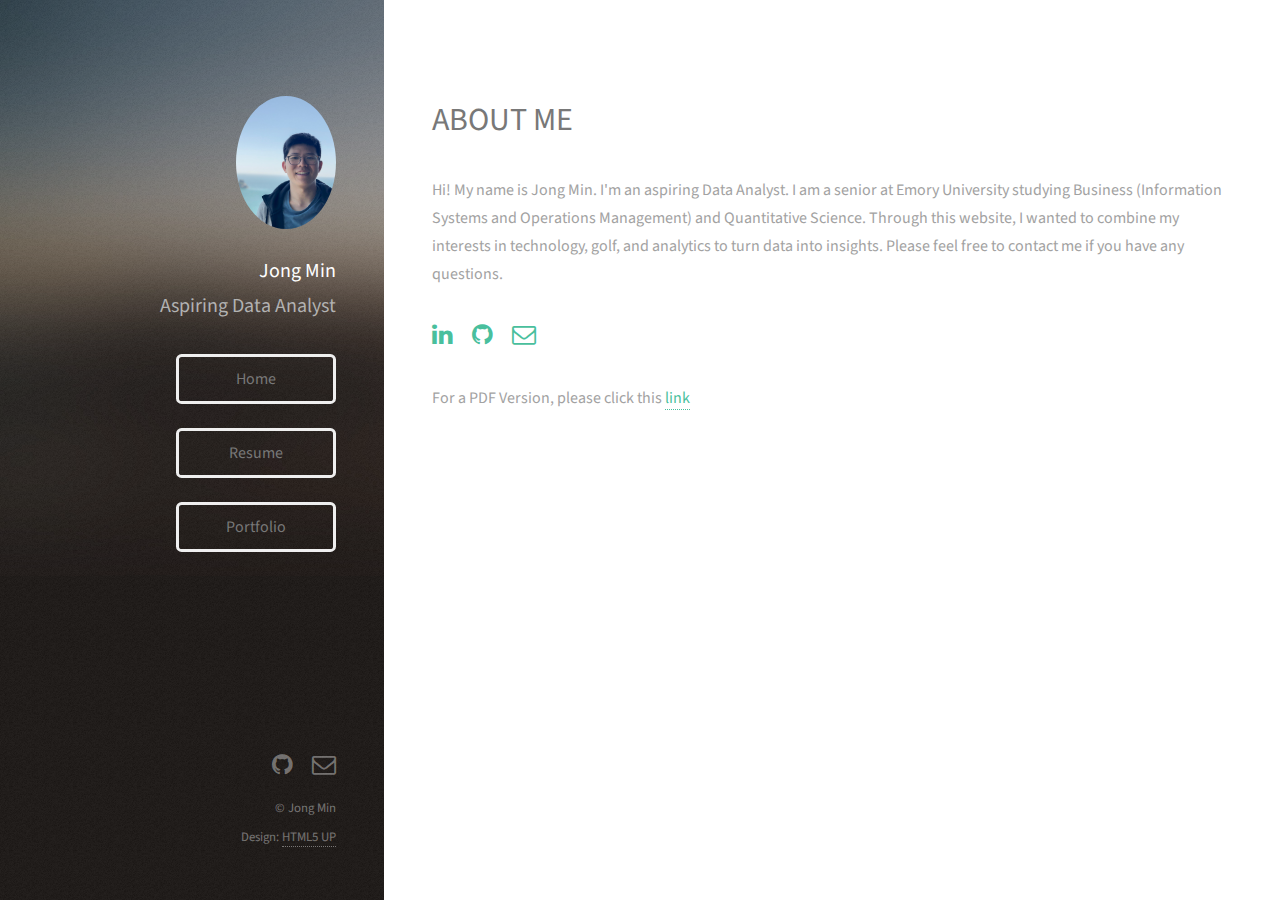
<file: resume.html>
<!DOCTYPE HTML>
<!--
	Strata by HTML5 UP
	html5up.net | @ajlkn
	Free for personal and commercial use under the CCA 3.0 license (html5up.net/license)
-->
<html>
	<head>
		<title>Jong Min Park</title>
		<meta charset="utf-8" />
		<meta name="viewport" content="width=device-width, initial-scale=1, user-scalable=no" />
		<link rel="stylesheet" href="assets/css/main.css" />
	</head>
	<body class="is-preload">
		<!-- Header -->
			<header id="header">
				<div class="inner">
					<a href="#" class="image avatar"><img src="images/me.jpg" alt="" /></a>
					<h1><strong>Jong Min</strong><br />
						<p>Aspiring Data Analyst</p>
					</h1>
                    <p> </p>
                    <a href="index.html" class="button">Home</a>
                    <p> </p>
                    <a href="resume.html" class="button">Resume</a>
                    <p> </p>
                    <a href="project.html" class="button">Portfolio</a>
				</div>
			</header>

		<!-- Main -->
			<div id="main">
				<!-- One -->
					<section id="one">
						<header class="major">
							<h2>ABOUT ME</h2>
						</header>
						<p>Hi! My name is Jong Min. I'm an aspiring
								Data Analyst. I am a senior at Emory University studying Business (Information Systems and Operations Management) and Quantitative Science.
								Through this website, I wanted to combine my interests in technology, golf, and analytics to turn data into insights.
								Please feel free to contact me if you have any questions.</p>
						<ul class="icons">
								<li><a href="https://www.linkedin.com/in/jongmp/" class="icon alt fa-linkedin"><span class="label">LinkedIn</span></a></li>
								<li><a href="https://github.com/jongmp" class="icon fa-github"><span class="label">Github</span></a></li>
								<li><a href="mailto:jmpark746@gmail.com" class="icon fa-envelope-o"><span class="label">Email</span></a></li>
							</ul>
						
						<p>For a PDF Version, please click this <a href="resume.pdf"> link</a></p>
<!-- 
						<header class="major">
								<h2>EDUCATION</h2>
								<h3>Emory University</h3>
							</header>
							<p>
								<i><strong>Bachelor of Business Administration, Concentration: Information Systems and Operations Management</strong></i> <br />
								<strong>Relevant Courses:</strong> Natural Language Processing, Text Mining, Machine Learning, Neural Networks, Support Vector Machines <br />
								 <br />
								 <strong>Technical</strong> <br />           
								 <strong>Machine Learning:</strong> Classification, Regression, Feature Ensgineering, Data Scraping, Data Manipulation, Visualization  <br />
                              <strong>Statistics:</strong> Regression, Confidence Intervals, Bayesian and Monte Carlo methods <br />
								 <br />	
							  <strong>Coding</strong> <br />
								<strong>Python: </strong> (Pandas, NumPy, Seaborn, scikit-learn,  Jupyter Notebook, Keras, Matplotlib), SQL, Octave (Novice), HTML <br />
								</p>

						<header class="major">
								<h2>PROFESSIONAL EXPERIENCE</h2>
								<h3>Central Veterans Hospital</h3>
							</header>
							<p>
								<i><strong>Secretary to the Chief Executive Officer</strong></i> <br />
								•	Provided administrative and clerical support to Executive Secretary, CEO, Staff Management Team, and Internal Audit Office <br />
								•	Arranged meetings and conference rooms for meetings between representatives of the Blue House and C-Level Executives <br />
								•	Handled patients complaints and inquiries to promptly provided appropriate solutions and alternatives <br />
								 <br />
								<i><strong>Emergency Room Patient Care Technician</strong></i> <br />
								•	Quantitative inventory forecasting and restocking by analyzing past orders and number of patients for over 50 medical supplies daily <br />
								•	Tended to over 120 urgent care patients daily to monitor their condition during medical treatments and examinations <br />
								•	Managed and sanitized all equipment and isolation rooms for infection control <br />

								</p>
						<header class="major">
								<h3>Goizueta Business School Digital Education and Instructional Design	</h3>
							</header>
							<p style="text-align:left;">
									<i><strong>Course Builder, Canvas Teaching Assistant </strong></i>  <br />
									•	Produced over 10 guides on Emory’s new learning management system that were distributed to all faculty <br />
									•	Collaborated with 5 Professors to assist and design courses for over 1,000 students on the learning management system using HTML<br />
									•	Conducted an internal A/B test on a small sample to understand preferences for different course designs   <br />
									</p>
							</p>
						
						<header class="major">
								<h3>Shin Se Gae Accounting Firm	</h3>
							</header>
							<p>
									<i><strong>Research Intern </strong></i> <br />
									•	Studied over 100 articles on Co-operative Accounting practices in U.S, Canada, Spain, and South Korea <br />
									•	Translated and presented over 400 pages of research on Co-operative Accounting from English to Korean<br />
									•	Shared findings with the CEO in preparation for a lecture in a Co-operative Accounting Convention   <br />
									</p>
							</p>
					
						<header class="major">
								<h2>PERSONAL PROJECTS & CASE COMPETITIONS</h2>
								<h3>Airbnb Listing Image Classification</h3>
							</header>
							<p>
									•	Performed an exploratory data analysis using Python and Jupyter Notebooks to give 5 insightful tips for hosts to improve occupancy  <br />
									•	Built a machine learning image classifier using Keras that predicts the success of a listing based on the image of the house<br />
									</p>
							</p>
					
						<header class="major">
								<h3>PGA Tour Earning Prediction</h3>
							</header>
							<p>
									•	Utilized beautifulsoup and Python to scrape data from pgatour.com to perform an exploratory data analysis using Jupyter Notebooks <br />
									•	Implemented linear regression and feature engineering using scikit-learn to predict the earnings of professional golf players <br />
									</p>
							</p>
						
						<header class="major">
								<h3>H1-B Visa</h3>
							</header>
							<p>
									•	Performed data analysis using Python to understand how President Trump’s policies has affected H1-B Visa applicants <br />
									</p>
							</p>
						
						<header class="major">
								<h3>PwC Challenge Consulting Case Competition (1st Place)</h3>
							</header>
							<p>
									•	Performed a cost benefit analysis to make recommendations that will increase long term profits through sustainable business practices <br />
									</p>
							</p>

						<header class="major">
								<h2>LEADERSHIP & ACTIVITIES</h2>
								<h3>Homeless Outreach Awareness Project (HOAP)</h3>
							</header>
							<p>
									<i><strong>Executive Member: Co-Treasurer</strong></i> <br />
									•	Managed the club’s budget in accordance to Emory’s Student Government Association Rules <br />
									•	Collaborated with DeKalb County to survey and distribute supplies to over 20 individuals suffering from homelessness <br />
									•	Hosted 5 movie screenings and talks to educate students about homelessness <br />
							</p>
						
						<header class="major">
								<h3>Academic Fellow</h3>
							</header>
							<p>
									<i><strong>Mentor</strong></i> <br />
									•	Aided 5 first year international students to transition into Emory by assisting them in all aspects of transition <br />
									•	Facilitated and lead group discussions on Emory’s expectations during International Orientation <br />

							</p>	
					</section>
					-->

				

		<!-- Footer -->
			<footer id="footer">
				<div class="inner">
					<ul class="icons">
						<li><a href="#" class="icon fa-github"><span class="label">Github</span></a></li>
						<li><a href="#" class="icon fa-envelope-o"><span class="label">Email</span></a></li>
					</ul>
					<ul class="copyright">
						<li>&copy; Jong Min</li>
						<li>Design: <a href="http://html5up.net">HTML5 UP</a></li>
					</ul>
				</div>
			</footer>

		<!-- Scripts -->
			<script src="assets/js/jquery.min.js"></script>
			<script src="assets/js/jquery.poptrox.min.js"></script>
			<script src="assets/js/browser.min.js"></script>
			<script src="assets/js/breakpoints.min.js"></script>
			<script src="assets/js/util.js"></script>
			<script src="assets/js/main.js"></script>

	</body>
</html>
</file>
<file: assets/css/main.css>
@import url("font-awesome.min.css");
@import url("https://fonts.googleapis.com/css?family=Source+Sans+Pro:400,400italic");

/*
	Strata by HTML5 UP
	html5up.net | @ajlkn
	Free for personal and commercial use under the CCA 3.0 license (html5up.net/license)
*/

html, body, div, span, applet, object,
iframe, h1, h2, h3, h4, h5, h6, p, blockquote,
pre, a, abbr, acronym, address, big, cite,
code, del, dfn, em, img, ins, kbd, q, s, samp,
small, strike, strong, sub, sup, tt, var, b,
u, i, center, dl, dt, dd, ol, ul, li, fieldset,
form, label, legend, table, caption, tbody,
tfoot, thead, tr, th, td, article, aside,
canvas, details, embed, figure, figcaption,
footer, header, hgroup, menu, nav, output, ruby,
section, summary, time, mark, audio, video {
	margin: 0;
	padding: 0;
	border: 0;
	font-size: 100%;
	font: inherit;
	vertical-align: baseline;}

article, aside, details, figcaption, figure,
footer, header, hgroup, menu, nav, section {
	display: block;}

body {
	line-height: 1;
}

ol, ul {
	list-style: none;
}

blockquote, q {
	quotes: none;
}

	blockquote:before, blockquote:after, q:before, q:after {
		content: '';
		content: none;
	}

table {
	border-collapse: collapse;
	border-spacing: 0;
}

body {
	-webkit-text-size-adjust: none;
}

mark {
	background-color: transparent;
	color: inherit;
}

input::-moz-focus-inner {
	border: 0;
	padding: 0;
}

input, select, textarea {
	-moz-appearance: none;
	-webkit-appearance: none;
	-ms-appearance: none;
	appearance: none;
}

/* Basic */

	html {
		box-sizing: border-box;
	}

	*, *:before, *:after {
		box-sizing: inherit;
	}

	body {
		background: #fff;
	}

		body.is-preload *, body.is-preload *:before, body.is-preload *:after {
			-moz-animation: none !important;
			-webkit-animation: none !important;
			-ms-animation: none !important;
			animation: none !important;
			-moz-transition: none !important;
			-webkit-transition: none !important;
			-ms-transition: none !important;
			transition: none !important;
		}

	body, input, select, textarea {
		color: #a2a2a2;
		font-family: "Source Sans Pro", Helvetica, sans-serif;
		font-size: 16pt;
		font-weight: 400;
		line-height: 1.75em;
	}

	a {
		-moz-transition: color 0.2s ease-in-out, border-color 0.2s ease-in-out;
		-webkit-transition: color 0.2s ease-in-out, border-color 0.2s ease-in-out;
		-ms-transition: color 0.2s ease-in-out, border-color 0.2s ease-in-out;
		transition: color 0.2s ease-in-out, border-color 0.2s ease-in-out;
		border-bottom: dotted 1px;
		color: #49bf9d;
		text-decoration: none;
	}

		a:hover {
			border-bottom-color: transparent;
			color: #49bf9d !important;
			text-decoration: none;
		}

	strong, b {
		color: #787878;
		font-weight: 400;
	}

	em, i {
		font-style: italic;
	}

	p {
		margin: 0 0 2em 0;
	}

	h1, h2, h3, h4, h5, h6 {
		color: #787878;
		font-weight: 400;
		line-height: 1em;
		margin: 0 0 1em 0;
	}

		h1 a, h2 a, h3 a, h4 a, h5 a, h6 a {
			color: inherit;
			text-decoration: none;
		}

	h1 {
		font-size: 2em;
		line-height: 1.5em;
	}

	h2 {
		font-size: 1.5em;
		line-height: 1.5em;
	}

	h3 {
		font-size: 1.25em;
		line-height: 1.5em;
	}

	h4 {
		font-size: 1.1em;
		line-height: 1.5em;
	}

	h5 {
		font-size: 0.9em;
		line-height: 1.5em;
	}

	h6 {
		font-size: 0.7em;
		line-height: 1.5em;
	}

	sub {
		font-size: 0.8em;
		position: relative;
		top: 0.5em;
	}

	sup {
		font-size: 0.8em;
		position: relative;
		top: -0.5em;
	}

	hr {
		border: 0;
		border-bottom: solid 2px #efefef;
		margin: 2em 0;
	}

		hr.major {
			margin: 3em 0;
		}

	blockquote {
		border-left: solid 6px #efefef;
		font-style: italic;
		margin: 0 0 2em 0;
		padding: 0.5em 0 0.5em 1.5em;
	}

	code {
		background: #f7f7f7;
		border-radius: 0.35em;
		border: solid 2px #efefef;
		font-family: "Courier New", monospace;
		font-size: 0.9em;
		margin: 0 0.25em;
		padding: 0.25em 0.65em;
	}

	pre {
		-webkit-overflow-scrolling: touch;
		font-family: "Courier New", monospace;
		font-size: 0.9em;
		margin: 0 0 2em 0;
	}

		pre code {
			display: block;
			line-height: 1.75em;
			padding: 1em 1.5em;
			overflow-x: auto;
		}

	.align-left {
		text-align: left;
	}

	.align-center {
		text-align: center;
	}

	.align-right {
		text-align: right;
	}

/* Container */

	.container {
		margin: 0 auto;
		max-width: calc(100% - 4em);
		width: 100%;
	}

		.container.xsmall {
			width: 25%;
		}

		.container.small {
			width: 50%;
		}

		.container.medium {
			width: 75%;
		}

		.container.large {
			width: 125%;
		}

		.container.xlarge {
			width: 150%;
		}

		.container.max {
			width: 100%;
		}

		@media screen and (max-width: 980px) {

			.container {
				width: 100% !important;
				max-width: 100% !important;
			}

		}

		@media screen and (max-width: 480px) {

			.container {
				max-width: calc(100% - 3em);
			}

		}

/* Row */

	.row {
		display: flex;
		flex-wrap: wrap;
		box-sizing: border-box;
		align-items: stretch;
	}

		.row > * {
			box-sizing: border-box;
		}

		.row.gtr-uniform > * > :last-child {
			margin-bottom: 0;
		}

		.row.aln-left {
			justify-content: flex-start;
		}

		.row.aln-center {
			justify-content: center;
		}

		.row.aln-right {
			justify-content: flex-end;
		}

		.row.aln-top {
			align-items: flex-start;
		}

		.row.aln-middle {
			align-items: center;
		}

		.row.aln-bottom {
			align-items: flex-end;
		}

		.row > .imp {
			order: -1;
		}

		.row > .col-1 {
			width: 8.3333333333%;
		}

		.row > .off-1 {
			margin-left: 8.3333333333%;
		}

		.row > .col-2 {
			width: 16.6666666667%;
		}

		.row > .off-2 {
			margin-left: 16.6666666667%;
		}

		.row > .col-3 {
			width: 25%;
		}

		.row > .off-3 {
			margin-left: 25%;
		}

		.row > .col-4 {
			width: 33.3333333333%;
		}

		.row > .off-4 {
			margin-left: 33.3333333333%;
		}

		.row > .col-5 {
			width: 41.6666666667%;
		}

		.row > .off-5 {
			margin-left: 41.6666666667%;
		}

		.row > .col-6 {
			width: 50%;
		}

		.row > .off-6 {
			margin-left: 50%;
		}

		.row > .col-7 {
			width: 58.3333333333%;
		}

		.row > .off-7 {
			margin-left: 58.3333333333%;
		}

		.row > .col-8 {
			width: 66.6666666667%;
		}

		.row > .off-8 {
			margin-left: 66.6666666667%;
		}

		.row > .col-9 {
			width: 75%;
		}

		.row > .off-9 {
			margin-left: 75%;
		}

		.row > .col-10 {
			width: 83.3333333333%;
		}

		.row > .off-10 {
			margin-left: 83.3333333333%;
		}

		.row > .col-11 {
			width: 91.6666666667%;
		}

		.row > .off-11 {
			margin-left: 91.6666666667%;
		}

		.row > .col-12 {
			width: 100%;
		}

		.row > .off-12 {
			margin-left: 100%;
		}

		.row.gtr-0 {
			margin-top: 0;
			margin-left: 0em;
		}

			.row.gtr-0 > * {
				padding: 0 0 0 0em;
			}

			.row.gtr-0.gtr-uniform {
				margin-top: 0em;
			}

				.row.gtr-0.gtr-uniform > * {
					padding-top: 0em;
				}

		.row.gtr-25 {
			margin-top: 0;
			margin-left: -0.625em;
		}

			.row.gtr-25 > * {
				padding: 0 0 0 0.625em;
			}

			.row.gtr-25.gtr-uniform {
				margin-top: -0.625em;
			}

				.row.gtr-25.gtr-uniform > * {
					padding-top: 0.625em;
				}

		.row.gtr-50 {
			margin-top: 0;
			margin-left: -1.25em;
		}

			.row.gtr-50 > * {
				padding: 0 0 0 1.25em;
			}

			.row.gtr-50.gtr-uniform {
				margin-top: -1.25em;
			}

				.row.gtr-50.gtr-uniform > * {
					padding-top: 1.25em;
				}

		.row {
			margin-top: 0;
			margin-left: -2.5em;
		}

			.row > * {
				padding: 0 0 0 2.5em;
			}

			.row.gtr-uniform {
				margin-top: -2.5em;
			}

				.row.gtr-uniform > * {
					padding-top: 2.5em;
				}

		.row.gtr-150 {
			margin-top: 0;
			margin-left: -3.75em;
		}

			.row.gtr-150 > * {
				padding: 0 0 0 3.75em;
			}

			.row.gtr-150.gtr-uniform {
				margin-top: -3.75em;
			}

				.row.gtr-150.gtr-uniform > * {
					padding-top: 3.75em;
				}

		.row.gtr-200 {
			margin-top: 0;
			margin-left: -5em;
		}

			.row.gtr-200 > * {
				padding: 0 0 0 5em;
			}

			.row.gtr-200.gtr-uniform {
				margin-top: -5em;
			}

				.row.gtr-200.gtr-uniform > * {
					padding-top: 5em;
				}

		@media screen and (max-width: 1800px) {

			.row {
				display: flex;
				flex-wrap: wrap;
				box-sizing: border-box;
				align-items: stretch;
			}

				.row > * {
					box-sizing: border-box;
				}

				.row.gtr-uniform > * > :last-child {
					margin-bottom: 0;
				}

				.row.aln-left {
					justify-content: flex-start;
				}

				.row.aln-center {
					justify-content: center;
				}

				.row.aln-right {
					justify-content: flex-end;
				}

				.row.aln-top {
					align-items: flex-start;
				}

				.row.aln-middle {
					align-items: center;
				}

				.row.aln-bottom {
					align-items: flex-end;
				}

				.row > .imp-xlarge {
					order: -1;
				}

				.row > .col-1-xlarge {
					width: 8.3333333333%;
				}

				.row > .off-1-xlarge {
					margin-left: 8.3333333333%;
				}

				.row > .col-2-xlarge {
					width: 16.6666666667%;
				}

				.row > .off-2-xlarge {
					margin-left: 16.6666666667%;
				}

				.row > .col-3-xlarge {
					width: 25%;
				}

				.row > .off-3-xlarge {
					margin-left: 25%;
				}

				.row > .col-4-xlarge {
					width: 33.3333333333%;
				}

				.row > .off-4-xlarge {
					margin-left: 33.3333333333%;
				}

				.row > .col-5-xlarge {
					width: 41.6666666667%;
				}

				.row > .off-5-xlarge {
					margin-left: 41.6666666667%;
				}

				.row > .col-6-xlarge {
					width: 50%;
				}

				.row > .off-6-xlarge {
					margin-left: 50%;
				}

				.row > .col-7-xlarge {
					width: 58.3333333333%;
				}

				.row > .off-7-xlarge {
					margin-left: 58.3333333333%;
				}

				.row > .col-8-xlarge {
					width: 66.6666666667%;
				}

				.row > .off-8-xlarge {
					margin-left: 66.6666666667%;
				}

				.row > .col-9-xlarge {
					width: 75%;
				}

				.row > .off-9-xlarge {
					margin-left: 75%;
				}

				.row > .col-10-xlarge {
					width: 83.3333333333%;
				}

				.row > .off-10-xlarge {
					margin-left: 83.3333333333%;
				}

				.row > .col-11-xlarge {
					width: 91.6666666667%;
				}

				.row > .off-11-xlarge {
					margin-left: 91.6666666667%;
				}

				.row > .col-12-xlarge {
					width: 100%;
				}

				.row > .off-12-xlarge {
					margin-left: 100%;
				}

				.row.gtr-0 {
					margin-top: 0;
					margin-left: 0em;
				}

					.row.gtr-0 > * {
						padding: 0 0 0 0em;
					}

					.row.gtr-0.gtr-uniform {
						margin-top: 0em;
					}

						.row.gtr-0.gtr-uniform > * {
							padding-top: 0em;
						}

				.row.gtr-25 {
					margin-top: 0;
					margin-left: -0.625em;
				}

					.row.gtr-25 > * {
						padding: 0 0 0 0.625em;
					}

					.row.gtr-25.gtr-uniform {
						margin-top: -0.625em;
					}

						.row.gtr-25.gtr-uniform > * {
							padding-top: 0.625em;
						}

				.row.gtr-50 {
					margin-top: 0;
					margin-left: -1.25em;
				}

					.row.gtr-50 > * {
						padding: 0 0 0 1.25em;
					}

					.row.gtr-50.gtr-uniform {
						margin-top: -1.25em;
					}

						.row.gtr-50.gtr-uniform > * {
							padding-top: 1.25em;
						}

				.row {
					margin-top: 0;
					margin-left: -2.5em;
				}

					.row > * {
						padding: 0 0 0 2.5em;
					}

					.row.gtr-uniform {
						margin-top: -2.5em;
					}

						.row.gtr-uniform > * {
							padding-top: 2.5em;
						}

				.row.gtr-150 {
					margin-top: 0;
					margin-left: -3.75em;
				}

					.row.gtr-150 > * {
						padding: 0 0 0 3.75em;
					}

					.row.gtr-150.gtr-uniform {
						margin-top: -3.75em;
					}

						.row.gtr-150.gtr-uniform > * {
							padding-top: 3.75em;
						}

				.row.gtr-200 {
					margin-top: 0;
					margin-left: -5em;
				}

					.row.gtr-200 > * {
						padding: 0 0 0 5em;
					}

					.row.gtr-200.gtr-uniform {
						margin-top: -5em;
					}

						.row.gtr-200.gtr-uniform > * {
							padding-top: 5em;
						}

		}

		@media screen and (max-width: 1280px) {

			.row {
				display: flex;
				flex-wrap: wrap;
				box-sizing: border-box;
				align-items: stretch;
			}

				.row > * {
					box-sizing: border-box;
				}

				.row.gtr-uniform > * > :last-child {
					margin-bottom: 0;
				}

				.row.aln-left {
					justify-content: flex-start;
				}

				.row.aln-center {
					justify-content: center;
				}

				.row.aln-right {
					justify-content: flex-end;
				}

				.row.aln-top {
					align-items: flex-start;
				}

				.row.aln-middle {
					align-items: center;
				}

				.row.aln-bottom {
					align-items: flex-end;
				}

				.row > .imp-large {
					order: -1;
				}

				.row > .col-1-large {
					width: 8.3333333333%;
				}

				.row > .off-1-large {
					margin-left: 8.3333333333%;
				}

				.row > .col-2-large {
					width: 16.6666666667%;
				}

				.row > .off-2-large {
					margin-left: 16.6666666667%;
				}

				.row > .col-3-large {
					width: 25%;
				}

				.row > .off-3-large {
					margin-left: 25%;
				}

				.row > .col-4-large {
					width: 33.3333333333%;
				}

				.row > .off-4-large {
					margin-left: 33.3333333333%;
				}

				.row > .col-5-large {
					width: 41.6666666667%;
				}

				.row > .off-5-large {
					margin-left: 41.6666666667%;
				}

				.row > .col-6-large {
					width: 50%;
				}

				.row > .off-6-large {
					margin-left: 50%;
				}

				.row > .col-7-large {
					width: 58.3333333333%;
				}

				.row > .off-7-large {
					margin-left: 58.3333333333%;
				}

				.row > .col-8-large {
					width: 66.6666666667%;
				}

				.row > .off-8-large {
					margin-left: 66.6666666667%;
				}

				.row > .col-9-large {
					width: 75%;
				}

				.row > .off-9-large {
					margin-left: 75%;
				}

				.row > .col-10-large {
					width: 83.3333333333%;
				}

				.row > .off-10-large {
					margin-left: 83.3333333333%;
				}

				.row > .col-11-large {
					width: 91.6666666667%;
				}

				.row > .off-11-large {
					margin-left: 91.6666666667%;
				}

				.row > .col-12-large {
					width: 100%;
				}

				.row > .off-12-large {
					margin-left: 100%;
				}

				.row.gtr-0 {
					margin-top: 0;
					margin-left: 0em;
				}

					.row.gtr-0 > * {
						padding: 0 0 0 0em;
					}

					.row.gtr-0.gtr-uniform {
						margin-top: 0em;
					}

						.row.gtr-0.gtr-uniform > * {
							padding-top: 0em;
						}

				.row.gtr-25 {
					margin-top: 0;
					margin-left: -0.5em;
				}

					.row.gtr-25 > * {
						padding: 0 0 0 0.5em;
					}

					.row.gtr-25.gtr-uniform {
						margin-top: -0.5em;
					}

						.row.gtr-25.gtr-uniform > * {
							padding-top: 0.5em;
						}

				.row.gtr-50 {
					margin-top: 0;
					margin-left: -1em;
				}

					.row.gtr-50 > * {
						padding: 0 0 0 1em;
					}

					.row.gtr-50.gtr-uniform {
						margin-top: -1em;
					}

						.row.gtr-50.gtr-uniform > * {
							padding-top: 1em;
						}

				.row {
					margin-top: 0;
					margin-left: -2em;
				}

					.row > * {
						padding: 0 0 0 2em;
					}

					.row.gtr-uniform {
						margin-top: -2em;
					}

						.row.gtr-uniform > * {
							padding-top: 2em;
						}

				.row.gtr-150 {
					margin-top: 0;
					margin-left: -3em;
				}

					.row.gtr-150 > * {
						padding: 0 0 0 3em;
					}

					.row.gtr-150.gtr-uniform {
						margin-top: -3em;
					}

						.row.gtr-150.gtr-uniform > * {
							padding-top: 3em;
						}

				.row.gtr-200 {
					margin-top: 0;
					margin-left: -4em;
				}

					.row.gtr-200 > * {
						padding: 0 0 0 4em;
					}

					.row.gtr-200.gtr-uniform {
						margin-top: -4em;
					}

						.row.gtr-200.gtr-uniform > * {
							padding-top: 4em;
						}

		}

		@media screen and (max-width: 980px) {

			.row {
				display: flex;
				flex-wrap: wrap;
				box-sizing: border-box;
				align-items: stretch;
			}

				.row > * {
					box-sizing: border-box;
				}

				.row.gtr-uniform > * > :last-child {
					margin-bottom: 0;
				}

				.row.aln-left {
					justify-content: flex-start;
				}

				.row.aln-center {
					justify-content: center;
				}

				.row.aln-right {
					justify-content: flex-end;
				}

				.row.aln-top {
					align-items: flex-start;
				}

				.row.aln-middle {
					align-items: center;
				}

				.row.aln-bottom {
					align-items: flex-end;
				}

				.row > .imp-medium {
					order: -1;
				}

				.row > .col-1-medium {
					width: 8.3333333333%;
				}

				.row > .off-1-medium {
					margin-left: 8.3333333333%;
				}

				.row > .col-2-medium {
					width: 16.6666666667%;
				}

				.row > .off-2-medium {
					margin-left: 16.6666666667%;
				}

				.row > .col-3-medium {
					width: 25%;
				}

				.row > .off-3-medium {
					margin-left: 25%;
				}

				.row > .col-4-medium {
					width: 33.3333333333%;
				}

				.row > .off-4-medium {
					margin-left: 33.3333333333%;
				}

				.row > .col-5-medium {
					width: 41.6666666667%;
				}

				.row > .off-5-medium {
					margin-left: 41.6666666667%;
				}

				.row > .col-6-medium {
					width: 50%;
				}

				.row > .off-6-medium {
					margin-left: 50%;
				}

				.row > .col-7-medium {
					width: 58.3333333333%;
				}

				.row > .off-7-medium {
					margin-left: 58.3333333333%;
				}

				.row > .col-8-medium {
					width: 66.6666666667%;
				}

				.row > .off-8-medium {
					margin-left: 66.6666666667%;
				}

				.row > .col-9-medium {
					width: 75%;
				}

				.row > .off-9-medium {
					margin-left: 75%;
				}

				.row > .col-10-medium {
					width: 83.3333333333%;
				}

				.row > .off-10-medium {
					margin-left: 83.3333333333%;
				}

				.row > .col-11-medium {
					width: 91.6666666667%;
				}

				.row > .off-11-medium {
					margin-left: 91.6666666667%;
				}

				.row > .col-12-medium {
					width: 100%;
				}

				.row > .off-12-medium {
					margin-left: 100%;
				}

				.row.gtr-0 {
					margin-top: 0;
					margin-left: 0em;
				}

					.row.gtr-0 > * {
						padding: 0 0 0 0em;
					}

					.row.gtr-0.gtr-uniform {
						margin-top: 0em;
					}

						.row.gtr-0.gtr-uniform > * {
							padding-top: 0em;
						}

				.row.gtr-25 {
					margin-top: 0;
					margin-left: -0.5em;
				}

					.row.gtr-25 > * {
						padding: 0 0 0 0.5em;
					}

					.row.gtr-25.gtr-uniform {
						margin-top: -0.5em;
					}

						.row.gtr-25.gtr-uniform > * {
							padding-top: 0.5em;
						}

				.row.gtr-50 {
					margin-top: 0;
					margin-left: -1em;
				}

					.row.gtr-50 > * {
						padding: 0 0 0 1em;
					}

					.row.gtr-50.gtr-uniform {
						margin-top: -1em;
					}

						.row.gtr-50.gtr-uniform > * {
							padding-top: 1em;
						}

				.row {
					margin-top: 0;
					margin-left: -2em;
				}

					.row > * {
						padding: 0 0 0 2em;
					}

					.row.gtr-uniform {
						margin-top: -2em;
					}

						.row.gtr-uniform > * {
							padding-top: 2em;
						}

				.row.gtr-150 {
					margin-top: 0;
					margin-left: -3em;
				}

					.row.gtr-150 > * {
						padding: 0 0 0 3em;
					}

					.row.gtr-150.gtr-uniform {
						margin-top: -3em;
					}

						.row.gtr-150.gtr-uniform > * {
							padding-top: 3em;
						}

				.row.gtr-200 {
					margin-top: 0;
					margin-left: -4em;
				}

					.row.gtr-200 > * {
						padding: 0 0 0 4em;
					}

					.row.gtr-200.gtr-uniform {
						margin-top: -4em;
					}

						.row.gtr-200.gtr-uniform > * {
							padding-top: 4em;
						}

		}

		@media screen and (max-width: 736px) {

			.row {
				display: flex;
				flex-wrap: wrap;
				box-sizing: border-box;
				align-items: stretch;
			}

				.row > * {
					box-sizing: border-box;
				}

				.row.gtr-uniform > * > :last-child {
					margin-bottom: 0;
				}

				.row.aln-left {
					justify-content: flex-start;
				}

				.row.aln-center {
					justify-content: center;
				}

				.row.aln-right {
					justify-content: flex-end;
				}

				.row.aln-top {
					align-items: flex-start;
				}

				.row.aln-middle {
					align-items: center;
				}

				.row.aln-bottom {
					align-items: flex-end;
				}

				.row > .imp-small {
					order: -1;
				}

				.row > .col-1-small {
					width: 8.3333333333%;
				}

				.row > .off-1-small {
					margin-left: 8.3333333333%;
				}

				.row > .col-2-small {
					width: 16.6666666667%;
				}

				.row > .off-2-small {
					margin-left: 16.6666666667%;
				}

				.row > .col-3-small {
					width: 25%;
				}

				.row > .off-3-small {
					margin-left: 25%;
				}

				.row > .col-4-small {
					width: 33.3333333333%;
				}

				.row > .off-4-small {
					margin-left: 33.3333333333%;
				}

				.row > .col-5-small {
					width: 41.6666666667%;
				}

				.row > .off-5-small {
					margin-left: 41.6666666667%;
				}

				.row > .col-6-small {
					width: 50%;
				}

				.row > .off-6-small {
					margin-left: 50%;
				}

				.row > .col-7-small {
					width: 58.3333333333%;
				}

				.row > .off-7-small {
					margin-left: 58.3333333333%;
				}

				.row > .col-8-small {
					width: 66.6666666667%;
				}

				.row > .off-8-small {
					margin-left: 66.6666666667%;
				}

				.row > .col-9-small {
					width: 75%;
				}

				.row > .off-9-small {
					margin-left: 75%;
				}

				.row > .col-10-small {
					width: 83.3333333333%;
				}

				.row > .off-10-small {
					margin-left: 83.3333333333%;
				}

				.row > .col-11-small {
					width: 91.6666666667%;
				}

				.row > .off-11-small {
					margin-left: 91.6666666667%;
				}

				.row > .col-12-small {
					width: 100%;
				}

				.row > .off-12-small {
					margin-left: 100%;
				}

				.row.gtr-0 {
					margin-top: 0;
					margin-left: 0em;
				}

					.row.gtr-0 > * {
						padding: 0 0 0 0em;
					}

					.row.gtr-0.gtr-uniform {
						margin-top: 0em;
					}

						.row.gtr-0.gtr-uniform > * {
							padding-top: 0em;
						}

				.row.gtr-25 {
					margin-top: 0;
					margin-left: -0.375em;
				}

					.row.gtr-25 > * {
						padding: 0 0 0 0.375em;
					}

					.row.gtr-25.gtr-uniform {
						margin-top: -0.375em;
					}

						.row.gtr-25.gtr-uniform > * {
							padding-top: 0.375em;
						}

				.row.gtr-50 {
					margin-top: 0;
					margin-left: -0.75em;
				}

					.row.gtr-50 > * {
						padding: 0 0 0 0.75em;
					}

					.row.gtr-50.gtr-uniform {
						margin-top: -0.75em;
					}

						.row.gtr-50.gtr-uniform > * {
							padding-top: 0.75em;
						}

				.row {
					margin-top: 0;
					margin-left: -1.5em;
				}

					.row > * {
						padding: 0 0 0 1.5em;
					}

					.row.gtr-uniform {
						margin-top: -1.5em;
					}

						.row.gtr-uniform > * {
							padding-top: 1.5em;
						}

				.row.gtr-150 {
					margin-top: 0;
					margin-left: -2.25em;
				}

					.row.gtr-150 > * {
						padding: 0 0 0 2.25em;
					}

					.row.gtr-150.gtr-uniform {
						margin-top: -2.25em;
					}

						.row.gtr-150.gtr-uniform > * {
							padding-top: 2.25em;
						}

				.row.gtr-200 {
					margin-top: 0;
					margin-left: -3em;
				}

					.row.gtr-200 > * {
						padding: 0 0 0 3em;
					}

					.row.gtr-200.gtr-uniform {
						margin-top: -3em;
					}

						.row.gtr-200.gtr-uniform > * {
							padding-top: 3em;
						}

		}

		@media screen and (max-width: 480px) {

			.row {
				display: flex;
				flex-wrap: wrap;
				box-sizing: border-box;
				align-items: stretch;
			}

				.row > * {
					box-sizing: border-box;
				}

				.row.gtr-uniform > * > :last-child {
					margin-bottom: 0;
				}

				.row.aln-left {
					justify-content: flex-start;
				}

				.row.aln-center {
					justify-content: center;
				}

				.row.aln-right {
					justify-content: flex-end;
				}

				.row.aln-top {
					align-items: flex-start;
				}

				.row.aln-middle {
					align-items: center;
				}

				.row.aln-bottom {
					align-items: flex-end;
				}

				.row > .imp-xsmall {
					order: -1;
				}

				.row > .col-1-xsmall {
					width: 8.3333333333%;
				}

				.row > .off-1-xsmall {
					margin-left: 8.3333333333%;
				}

				.row > .col-2-xsmall {
					width: 16.6666666667%;
				}

				.row > .off-2-xsmall {
					margin-left: 16.6666666667%;
				}

				.row > .col-3-xsmall {
					width: 25%;
				}

				.row > .off-3-xsmall {
					margin-left: 25%;
				}

				.row > .col-4-xsmall {
					width: 33.3333333333%;
				}

				.row > .off-4-xsmall {
					margin-left: 33.3333333333%;
				}

				.row > .col-5-xsmall {
					width: 41.6666666667%;
				}

				.row > .off-5-xsmall {
					margin-left: 41.6666666667%;
				}

				.row > .col-6-xsmall {
					width: 50%;
				}

				.row > .off-6-xsmall {
					margin-left: 50%;
				}

				.row > .col-7-xsmall {
					width: 58.3333333333%;
				}

				.row > .off-7-xsmall {
					margin-left: 58.3333333333%;
				}

				.row > .col-8-xsmall {
					width: 66.6666666667%;
				}

				.row > .off-8-xsmall {
					margin-left: 66.6666666667%;
				}

				.row > .col-9-xsmall {
					width: 75%;
				}

				.row > .off-9-xsmall {
					margin-left: 75%;
				}

				.row > .col-10-xsmall {
					width: 83.3333333333%;
				}

				.row > .off-10-xsmall {
					margin-left: 83.3333333333%;
				}

				.row > .col-11-xsmall {
					width: 91.6666666667%;
				}

				.row > .off-11-xsmall {
					margin-left: 91.6666666667%;
				}

				.row > .col-12-xsmall {
					width: 100%;
				}

				.row > .off-12-xsmall {
					margin-left: 100%;
				}

				.row.gtr-0 {
					margin-top: 0;
					margin-left: 0em;
				}

					.row.gtr-0 > * {
						padding: 0 0 0 0em;
					}

					.row.gtr-0.gtr-uniform {
						margin-top: 0em;
					}

						.row.gtr-0.gtr-uniform > * {
							padding-top: 0em;
						}

				.row.gtr-25 {
					margin-top: 0;
					margin-left: -0.375em;
				}

					.row.gtr-25 > * {
						padding: 0 0 0 0.375em;
					}

					.row.gtr-25.gtr-uniform {
						margin-top: -0.375em;
					}

						.row.gtr-25.gtr-uniform > * {
							padding-top: 0.375em;
						}

				.row.gtr-50 {
					margin-top: 0;
					margin-left: -0.75em;
				}

					.row.gtr-50 > * {
						padding: 0 0 0 0.75em;
					}

					.row.gtr-50.gtr-uniform {
						margin-top: -0.75em;
					}

						.row.gtr-50.gtr-uniform > * {
							padding-top: 0.75em;
						}

				.row {
					margin-top: 0;
					margin-left: -1.5em;
				}

					.row > * {
						padding: 0 0 0 1.5em;
					}

					.row.gtr-uniform {
						margin-top: -1.5em;
					}

						.row.gtr-uniform > * {
							padding-top: 1.5em;
						}

				.row.gtr-150 {
					margin-top: 0;
					margin-left: -2.25em;
				}

					.row.gtr-150 > * {
						padding: 0 0 0 2.25em;
					}

					.row.gtr-150.gtr-uniform {
						margin-top: -2.25em;
					}

						.row.gtr-150.gtr-uniform > * {
							padding-top: 2.25em;
						}

				.row.gtr-200 {
					margin-top: 0;
					margin-left: -3em;
				}

					.row.gtr-200 > * {
						padding: 0 0 0 3em;
					}

					.row.gtr-200.gtr-uniform {
						margin-top: -3em;
					}

						.row.gtr-200.gtr-uniform > * {
							padding-top: 3em;
						}

		}

/* Section/Article */

	section.special, article.special {
		text-align: center;
	}

	header p {
		color: #b2b2b2;
		position: relative;
		margin: 0 0 1.5em 0;
	}

	header h2 + p {
		font-size: 1.25em;
		margin-top: -1em;
		line-height: 1.5em;
	}

	header h3 + p {
		font-size: 1.1em;
		margin-top: -0.8em;
		line-height: 1.5em;
	}

	header h4 + p,
	header h5 + p,
	header h6 + p {
		font-size: 0.9em;
		margin-top: -0.6em;
		line-height: 1.5em;
	}

	header.major h2 {
		font-size: 2em;
	}

/* Form */

	form {
		margin: 0 0 2em 0;
	}

	label {
		color: #787878;
		display: block;
		font-size: 0.9em;
		font-weight: 400;
		margin: 0 0 1em 0;
	}

	input[type="text"],
	input[type="password"],
	input[type="email"],
	select,
	textarea {
		-moz-appearance: none;
		-webkit-appearance: none;
		-ms-appearance: none;
		appearance: none;
		background: #f7f7f7;
		border-radius: 0.35em;
		border: solid 2px transparent;
		color: inherit;
		display: block;
		outline: 0;
		padding: 0 0.75em;
		text-decoration: none;
		width: 100%;
	}

		input[type="text"]:invalid,
		input[type="password"]:invalid,
		input[type="email"]:invalid,
		select:invalid,
		textarea:invalid {
			box-shadow: none;
		}

		input[type="text"]:focus,
		input[type="password"]:focus,
		input[type="email"]:focus,
		select:focus,
		textarea:focus {
			border-color: #49bf9d;
		}

	select {
		background-image: url("data:image/svg+xml;charset=utf8,%3Csvg xmlns='http://www.w3.org/2000/svg' width='40' height='40' preserveAspectRatio='none' viewBox='0 0 40 40'%3E%3Cpath d='M9.4,12.3l10.4,10.4l10.4-10.4c0.2-0.2,0.5-0.4,0.9-0.4c0.3,0,0.6,0.1,0.9,0.4l3.3,3.3c0.2,0.2,0.4,0.5,0.4,0.9 c0,0.4-0.1,0.6-0.4,0.9L20.7,31.9c-0.2,0.2-0.5,0.4-0.9,0.4c-0.3,0-0.6-0.1-0.9-0.4L4.3,17.3c-0.2-0.2-0.4-0.5-0.4-0.9 c0-0.4,0.1-0.6,0.4-0.9l3.3-3.3c0.2-0.2,0.5-0.4,0.9-0.4S9.1,12.1,9.4,12.3z' fill='%23dfdfdf' /%3E%3C/svg%3E");
		background-size: 1.25rem;
		background-repeat: no-repeat;
		background-position: calc(100% - 1rem) center;
		height: 2.75em;
		padding-right: 2.75em;
		text-overflow: ellipsis;
	}

		select option {
			color: #787878;
			background: #fff;
		}

		select:focus::-ms-value {
			background-color: transparent;
		}

		select::-ms-expand {
			display: none;
		}

	input[type="text"],
	input[type="password"],
	input[type="email"],
	select {
		height: 2.75em;
	}

	textarea {
		padding: 0.75em;
	}

	input[type="checkbox"],
	input[type="radio"] {
		-moz-appearance: none;
		-webkit-appearance: none;
		-ms-appearance: none;
		appearance: none;
		display: block;
		float: left;
		margin-right: -2em;
		opacity: 0;
		width: 1em;
		z-index: -1;
	}

		input[type="checkbox"] + label,
		input[type="radio"] + label {
			text-decoration: none;
			color: #a2a2a2;
			cursor: pointer;
			display: inline-block;
			font-size: 1em;
			font-weight: 400;
			padding-left: 2.4em;
			padding-right: 0.75em;
			position: relative;
		}

			input[type="checkbox"] + label:before,
			input[type="radio"] + label:before {
				-moz-osx-font-smoothing: grayscale;
				-webkit-font-smoothing: antialiased;
				font-family: FontAwesome;
				font-style: normal;
				font-weight: normal;
				text-transform: none !important;
			}

			input[type="checkbox"] + label:before,
			input[type="radio"] + label:before {
				background: #f7f7f7;
				border-radius: 0.35em;
				border: solid 2px transparent;
				content: '';
				display: inline-block;
				height: 1.65em;
				left: 0;
				line-height: 1.58125em;
				position: absolute;
				text-align: center;
				top: 0;
				width: 1.65em;
			}

		input[type="checkbox"]:checked + label:before,
		input[type="radio"]:checked + label:before {
			background: #787878;
			border-color: #787878;
			color: #fff;
			content: '\f00c';
		}

		input[type="checkbox"]:focus + label:before,
		input[type="radio"]:focus + label:before {
			border-color: #49bf9d;
		}

	input[type="checkbox"] + label:before {
		border-radius: 0.35em;
	}

	input[type="radio"] + label:before {
		border-radius: 100%;
	}

	::-webkit-input-placeholder {
		color: #b2b2b2 !important;
		opacity: 1.0;
	}

	:-moz-placeholder {
		color: #b2b2b2 !important;
		opacity: 1.0;
	}

	::-moz-placeholder {
		color: #b2b2b2 !important;
		opacity: 1.0;
	}

	:-ms-input-placeholder {
		color: #b2b2b2 !important;
		opacity: 1.0;
	}

/* Box */

	.box {
		border-radius: 0.35em;
		border: solid 2px #efefef;
		margin-bottom: 2em;
		padding: 1.5em;
	}

		.box > :last-child,
		.box > :last-child > :last-child,
		.box > :last-child > :last-child > :last-child {
			margin-bottom: 0;
		}

		.box.alt {
			border: 0;
			border-radius: 0;
			padding: 0;
		}

/* Icon */

	.icon {
		text-decoration: none;
		border-bottom: none;
		position: relative;
	}

		.icon:before {
			-moz-osx-font-smoothing: grayscale;
			-webkit-font-smoothing: antialiased;
			font-family: FontAwesome;
			font-style: normal;
			font-weight: normal;
			text-transform: none !important;
		}

		.icon > .label {
			display: none;
		}

/* Image */

	.image {
		border-radius: 0.35em;
		border: 0;
		display: inline-block;
		position: relative;
	}

		.image:before {
			-moz-transition: opacity 0.2s ease-in-out;
			-webkit-transition: opacity 0.2s ease-in-out;
			-ms-transition: opacity 0.2s ease-in-out;
			transition: opacity 0.2s ease-in-out;
			background: url("images/overlay.png");
			border-radius: 0.35em;
			content: '';
			display: block;
			height: 100%;
			left: 0;
			opacity: 0.5;
			position: absolute;
			top: 0;
			width: 100%;
		}

		.image.thumb {
			text-align: center;
		}

			.image.thumb:after {
				border-radius: 0.35em;
				border: solid 3px rgba(255, 255, 255, 0.5);
				color: #fff;
				display: inline-block;
				font-size: 0.8em;
				font-weight: 400;
				left: 50%;
				line-height: 2.25em;
				margin: -1.25em 0 0 -3em;
				opacity: 0;
				padding: 0 1.5em;
				position: absolute;
				text-align: center;
				text-decoration: none;
				top: 50%;
				white-space: nowrap;
			}

			.image.thumb:hover:after {
				opacity: 0.0;
			}

			.image.thumb:hover:before {
				background: url("images/overlay.png"), url("images/overlay.png");
				opacity: 0.0;
			}

		.image img {
			border-radius: 0.35em;
			display: block;
		}

		.image.left {
			float: left;
			margin: 0 1.5em 1em 0;
			top: 0.25em;
		}

		.image.right {
			float: right;
			margin: 0 0 1em 1.5em;
			top: 0.25em;
		}

		.image.left, .image.right {
			max-width: 40%;
		}

			.image.left img, .image.right img {
				width: 100%;
			}

		.image.fit {
			display: block;
			margin: 0 0 2em 0;
			width: 100%;
		}

			.image.fit img {
				width: 100%;
			}

		.image.avatar {
			border-radius: 100%;
		}

			.image.avatar:before {
				display: none;
			}

			.image.avatar img {
				border-radius: 100%;
				width: 100%;
			}

/* List */

	ol {
		list-style: decimal;
		margin: 0 0 2em 0;
		padding-left: 1.25em;
	}

		ol li {
			padding-left: 0.25em;
		}

	ul {
		list-style: disc;
		margin: 0 0 2em 0;
		padding-left: 1em;
	}

		ul li {
			padding-left: 0.5em;
		}

		ul.alt {
			list-style: none;
			padding-left: 0;
		}

			ul.alt li {
				border-top: solid 2px #efefef;
				padding: 0.5em 0;
			}

				ul.alt li:first-child {
					border-top: 0;
					padding-top: 0;
				}

	dl {
		margin: 0 0 2em 0;
	}

/* Icons */

	ul.icons {
		cursor: default;
		list-style: none;
		padding-left: 0;
	}

		ul.icons li {
			display: inline-block;
			padding: 0 1em 0 0;
		}

			ul.icons li:last-child {
				padding-right: 0;
			}

			ul.icons li .icon:before {
				font-size: 1.5em;
			}

/* Labeled Icons */

	ul.labeled-icons {
		list-style: none;
		padding: 0;
	}

		ul.labeled-icons li {
			line-height: 1.75em;
			margin: 1.5em 0 0 0;
			padding-left: 2.25em;
			position: relative;
		}

			ul.labeled-icons li:first-child {
				margin-top: 0;
			}

			ul.labeled-icons li a {
				color: inherit;
			}

			ul.labeled-icons li h3 {
				color: #b2b2b2;
				left: 0;
				position: absolute;
				text-align: center;
				top: 0;
				width: 1em;
			}

/* Actions */

	ul.actions {
		display: -moz-flex;
		display: -webkit-flex;
		display: -ms-flex;
		display: flex;
		cursor: default;
		list-style: none;
		margin-left: -1em;
		padding-left: 0;
	}

		ul.actions li {
			padding: 0 0 0 1em;
			vertical-align: middle;
		}

		ul.actions.special {
			-moz-justify-content: center;
			-webkit-justify-content: center;
			-ms-justify-content: center;
			justify-content: center;
			width: 100%;
			margin-left: 0;
		}

			ul.actions.special li:first-child {
				padding-left: 0;
			}

		ul.actions.stacked {
			-moz-flex-direction: column;
			-webkit-flex-direction: column;
			-ms-flex-direction: column;
			flex-direction: column;
			margin-left: 0;
		}

			ul.actions.stacked li {
				padding: 1.3em 0 0 0;
			}

				ul.actions.stacked li:first-child {
					padding-top: 0;
				}

		ul.actions.fit {
			width: calc(100% + 1em);
		}

			ul.actions.fit li {
				-moz-flex-grow: 1;
				-webkit-flex-grow: 1;
				-ms-flex-grow: 1;
				flex-grow: 1;
				-moz-flex-shrink: 1;
				-webkit-flex-shrink: 1;
				-ms-flex-shrink: 1;
				flex-shrink: 1;
				width: 100%;
			}

				ul.actions.fit li > * {
					width: 100%;
				}

			ul.actions.fit.stacked {
				width: 100%;
			}

		@media screen and (max-width: 480px) {

			ul.actions:not(.fixed) {
				-moz-flex-direction: column;
				-webkit-flex-direction: column;
				-ms-flex-direction: column;
				flex-direction: column;
				margin-left: 0;
				width: 100% !important;
			}

				ul.actions:not(.fixed) li {
					-moz-flex-grow: 1;
					-webkit-flex-grow: 1;
					-ms-flex-grow: 1;
					flex-grow: 1;
					-moz-flex-shrink: 1;
					-webkit-flex-shrink: 1;
					-ms-flex-shrink: 1;
					flex-shrink: 1;
					padding: 1em 0 0 0;
					text-align: center;
					width: 100%;
				}

					ul.actions:not(.fixed) li > * {
						width: 100%;
					}

					ul.actions:not(.fixed) li:first-child {
						padding-top: 0;
					}

					ul.actions:not(.fixed) li input[type="submit"],
					ul.actions:not(.fixed) li input[type="reset"],
					ul.actions:not(.fixed) li input[type="button"],
					ul.actions:not(.fixed) li button,
					ul.actions:not(.fixed) li .button {
						width: 100%;
					}

						ul.actions:not(.fixed) li input[type="submit"].icon:before,
						ul.actions:not(.fixed) li input[type="reset"].icon:before,
						ul.actions:not(.fixed) li input[type="button"].icon:before,
						ul.actions:not(.fixed) li button.icon:before,
						ul.actions:not(.fixed) li .button.icon:before {
							margin-left: -0.5em;
						}

		}

/* Table */

	.table-wrapper {
		-webkit-overflow-scrolling: touch;
		overflow-x: auto;
	}

	table {
		margin: 0 0 2em 0;
		width: 100%;
	}

		table tbody tr {
			border: solid 1px #efefef;
			border-left: 0;
			border-right: 0;
		}

			table tbody tr:nth-child(2n + 1) {
				background-color: #f7f7f7;
			}

		table td {
			padding: 0.75em 0.75em;
		}

		table th {
			color: #787878;
			font-size: 0.9em;
			font-weight: 400;
			padding: 0 0.75em 0.75em 0.75em;
			text-align: left;
		}

		table thead {
			border-bottom: solid 2px #efefef;
		}

		table tfoot {
			border-top: solid 2px #efefef;
		}

		table.alt {
			border-collapse: separate;
		}

			table.alt tbody tr td {
				border: solid 2px #efefef;
				border-left-width: 0;
				border-top-width: 0;
			}

				table.alt tbody tr td:first-child {
					border-left-width: 2px;
				}

			table.alt tbody tr:first-child td {
				border-top-width: 2px;
			}

			table.alt thead {
				border-bottom: 0;
			}

			table.alt tfoot {
				border-top: 0;
			}

/* Button */

	input[type="submit"],
	input[type="reset"],
	input[type="button"],
	.button {
		-moz-appearance: none;
		-webkit-appearance: none;
		-ms-appearance: none;
		appearance: none;
		-moz-transition: background-color 0.2s ease-in-out, color 0.2s ease-in-out, border-color 0.2s ease-in-out;
		-webkit-transition: background-color 0.2s ease-in-out, color 0.2s ease-in-out, border-color 0.2s ease-in-out;
		-ms-transition: background-color 0.2s ease-in-out, color 0.2s ease-in-out, border-color 0.2s ease-in-out;
		transition: background-color 0.2s ease-in-out, color 0.2s ease-in-out, border-color 0.2s ease-in-out;
		background-color: transparent;
		border-radius: 0.35em;
		border: solid 3px #efefef;
		color: #787878 !important;
		cursor: pointer;
		display: inline-block;
		font-weight: 400;
		height: 3.15em;
		height: calc(2.75em + 6px);
		line-height: 2.75em;
		min-width: 10em;
		padding: 0 1.5em;
		text-align: center;
		text-decoration: none;
		white-space: nowrap;
	}

		input[type="submit"]:hover,
		input[type="reset"]:hover,
		input[type="button"]:hover,
		.button:hover {
			border-color: #49bf9d;
			color: #49bf9d !important;
		}

		input[type="submit"]:active,
		input[type="reset"]:active,
		input[type="button"]:active,
		.button:active {
			background-color: rgba(73, 191, 157, 0.1);
			border-color: #49bf9d;
			color: #49bf9d !important;
		}

		input[type="submit"].icon,
		input[type="reset"].icon,
		input[type="button"].icon,
		.button.icon {
			padding-left: 1.35em;
		}

			input[type="submit"].icon:before,
			input[type="reset"].icon:before,
			input[type="button"].icon:before,
			.button.icon:before {
				margin-right: 0.5em;
			}

		input[type="submit"].fit,
		input[type="reset"].fit,
		input[type="button"].fit,
		.button.fit {
			min-width: 0;
			width: 100%;
		}

		input[type="submit"].small,
		input[type="reset"].small,
		input[type="button"].small,
		.button.small {
			font-size: 0.8em;
		}

		input[type="submit"].large,
		input[type="reset"].large,
		input[type="button"].large,
		.button.large {
			font-size: 1.35em;
		}

		input[type="submit"].primary,
		input[type="reset"].primary,
		input[type="button"].primary,
		.button.primary {
			background-color: #49bf9d;
			border-color: #49bf9d;
			color: #ffffff !important;
		}

			input[type="submit"].primary:hover,
			input[type="reset"].primary:hover,
			input[type="button"].primary:hover,
			.button.primary:hover {
				background-color: #5cc6a7;
				border-color: #5cc6a7;
			}

			input[type="submit"].primary:active,
			input[type="reset"].primary:active,
			input[type="button"].primary:active,
			.button.primary:active {
				background-color: #3eb08f;
				border-color: #3eb08f;
			}

		input[type="submit"].disabled, input[type="submit"]:disabled,
		input[type="reset"].disabled,
		input[type="reset"]:disabled,
		input[type="button"].disabled,
		input[type="button"]:disabled,
		.button.disabled,
		.button:disabled {
			background-color: #e7e7e7 !important;
			border-color: #e7e7e7 !important;
			color: #b2b2b2 !important;
			cursor: default;
		}

/* Work Item */

	.work-item {
		margin: 0 0 2em 0;
	}

		.work-item .image {
			margin: 0 0 1.5em 0;
		}

		.work-item h3 {
			font-size: 1em;
			margin: 0 0 0.5em 0;
		}

		.work-item p {
			font-size: 0.8em;
			line-height: 1.5em;
			margin: 0;
		}

/* Header */

	#header {
		display: -moz-flex;
		display: -webkit-flex;
		display: -ms-flex;
		display: flex;
		-moz-flex-direction: column;
		-webkit-flex-direction: column;
		-ms-flex-direction: column;
		flex-direction: column;
		-moz-align-items: -moz-flex-end;
		-webkit-align-items: -webkit-flex-end;
		-ms-align-items: -ms-flex-end;
		align-items: flex-end;
		-moz-justify-content: space-between;
		-webkit-justify-content: space-between;
		-ms-justify-content: space-between;
		justify-content: space-between;
		background-color: #1f1815;
		background-attachment: scroll,								scroll;
		background-image: url("images/overlay.png"), url("../../images/bg.jpg");
		background-position: top left,							top left;
		background-repeat: repeat,								no-repeat;
		background-size: auto,								150%;
		color: rgba(255, 255, 255, 0.5);
		height: 100%;
		left: 0;
		padding: 8em 4em;
		position: fixed;
		text-align: right;
		top: 0;
		width: 35%;
	}

		#header > * {
			-moz-flex-shrink: 0;
			-webkit-flex-shrink: 0;
			-ms-flex-shrink: 0;
			flex-shrink: 0;
			width: 100%;
		}

		#header > .inner {
			-moz-flex-grow: 1;
			-webkit-flex-grow: 1;
			-ms-flex-grow: 1;
			flex-grow: 1;
			margin: 0 0 2em 0;
		}

		#header strong, #header b {
			color: #ffffff;
		}

		#header h2, #header h3, #header h4, #header h5, #header h6 {
			color: #ffffff;
		}

		#header h1 {
			color: rgba(255, 255, 255, 0.5);
			font-size: 1.35em;
			line-height: 1.75em;
			margin: 0;
		}

		#header .image.avatar {
			margin: 0 0 1em 0;
			width: 6.25em;
		}

/* Footer */

	#footer .icons {
		margin: 1em 0 0 0;
	}

		#footer .icons a {
			color: rgba(255, 255, 255, 0.4);
		}

	#footer .copyright {
		color: rgba(255, 255, 255, 0.4);
		font-size: 0.8em;
		list-style: none;
		margin: 1em 0 0 0;
		padding: 0;
	}

		#footer .copyright li {
			border-left: solid 1px rgba(255, 255, 255, 0.25);
			display: inline-block;
			line-height: 1em;
			margin-left: 0.75em;
			padding-left: 0.75em;
		}

			#footer .copyright li:first-child {
				border-left: 0;
				margin-left: 0;
				padding-left: 0;
			}

			#footer .copyright li a {
				color: inherit;
			}

/* Main */

	#main {
		margin-left: 35%;
		max-width: 54em;
		padding: 8em 4em 4em 4em;
		width: calc(100% - 35%);
	}

		#main > section {
			border-top: solid 2px #efefef;
			margin: 4em 0 0 0;
			padding: 4em 0 0 0;
		}

			#main > section:first-child {
				border-top: 0;
				margin-top: 0;
				padding-top: 0;
			}

/* Poptrox */

	@-moz-keyframes spin {
		0% {
			-moz-transform: rotate(0deg);
			-webkit-transform: rotate(0deg);
			-ms-transform: rotate(0deg);
			transform: rotate(0deg);
		}

		100% {
			-moz-transform: rotate(360deg);
			-webkit-transform: rotate(360deg);
			-ms-transform: rotate(360deg);
			transform: rotate(360deg);
		}
	}

	@-webkit-keyframes spin {
		0% {
			-moz-transform: rotate(0deg);
			-webkit-transform: rotate(0deg);
			-ms-transform: rotate(0deg);
			transform: rotate(0deg);
		}

		100% {
			-moz-transform: rotate(360deg);
			-webkit-transform: rotate(360deg);
			-ms-transform: rotate(360deg);
			transform: rotate(360deg);
		}
	}

	@-ms-keyframes spin {
		0% {
			-moz-transform: rotate(0deg);
			-webkit-transform: rotate(0deg);
			-ms-transform: rotate(0deg);
			transform: rotate(0deg);
		}

		100% {
			-moz-transform: rotate(360deg);
			-webkit-transform: rotate(360deg);
			-ms-transform: rotate(360deg);
			transform: rotate(360deg);
		}
	}

	@keyframes spin {
		0% {
			-moz-transform: rotate(0deg);
			-webkit-transform: rotate(0deg);
			-ms-transform: rotate(0deg);
			transform: rotate(0deg);
		}

		100% {
			-moz-transform: rotate(360deg);
			-webkit-transform: rotate(360deg);
			-ms-transform: rotate(360deg);
			transform: rotate(360deg);
		}
	}

	.poptrox-popup {
		-moz-box-sizing: content-box;
		-webkit-box-sizing: content-box;
		-ms-box-sizing: content-box;
		box-sizing: content-box;
		-webkit-tap-highlight-color: rgba(255, 255, 255, 0);
		background: #fff;
		border-radius: 0.35em;
		box-shadow: 0 0.1em 0.15em 0 rgba(0, 0, 0, 0.15);
		overflow: hidden;
		padding-bottom: 3em;
	}

		.poptrox-popup .loader {
			text-decoration: none;
			-moz-animation: spin 1s linear infinite;
			-webkit-animation: spin 1s linear infinite;
			-ms-animation: spin 1s linear infinite;
			animation: spin 1s linear infinite;
			font-size: 1.5em;
			height: 1em;
			left: 50%;
			line-height: 1em;
			margin: -0.5em 0 0 -0.5em;
			position: absolute;
			top: 50%;
			width: 1em;
		}

			.poptrox-popup .loader:before {
				-moz-osx-font-smoothing: grayscale;
				-webkit-font-smoothing: antialiased;
				font-family: FontAwesome;
				font-style: normal;
				font-weight: normal;
				text-transform: none !important;
			}

			.poptrox-popup .loader:before {
				content: '\f1ce';
			}

		.poptrox-popup .caption {
			background: #fff;
			bottom: 0;
			cursor: default;
			font-size: 0.9em;
			height: 3em;
			left: 0;
			line-height: 2.8em;
			position: absolute;
			text-align: center;
			width: 100%;
			z-index: 1;
		}

		.poptrox-popup .nav-next,
		.poptrox-popup .nav-previous {
			text-decoration: none;
			-moz-transition: opacity 0.2s ease-in-out;
			-webkit-transition: opacity 0.2s ease-in-out;
			-ms-transition: opacity 0.2s ease-in-out;
			transition: opacity 0.2s ease-in-out;
			-webkit-tap-highlight-color: rgba(255, 255, 255, 0);
			background: rgba(0, 0, 0, 0.01);
			cursor: pointer;
			height: 100%;
			opacity: 0;
			position: absolute;
			top: 0;
			width: 50%;
		}

			.poptrox-popup .nav-next:before,
			.poptrox-popup .nav-previous:before {
				-moz-osx-font-smoothing: grayscale;
				-webkit-font-smoothing: antialiased;
				font-family: FontAwesome;
				font-style: normal;
				font-weight: normal;
				text-transform: none !important;
			}

			.poptrox-popup .nav-next:before,
			.poptrox-popup .nav-previous:before {
				color: #fff;
				font-size: 2.5em;
				height: 1em;
				line-height: 1em;
				margin-top: -0.75em;
				position: absolute;
				text-align: center;
				top: 50%;
				width: 1.5em;
			}

		.poptrox-popup .nav-next {
			right: 0;
		}

			.poptrox-popup .nav-next:before {
				content: '\f105';
				right: 0;
			}

		.poptrox-popup .nav-previous {
			left: 0;
		}

			.poptrox-popup .nav-previous:before {
				content: '\f104';
				left: 0;
			}

		.poptrox-popup .closer {
			text-decoration: none;
			-moz-transition: opacity 0.2s ease-in-out;
			-webkit-transition: opacity 0.2s ease-in-out;
			-ms-transition: opacity 0.2s ease-in-out;
			transition: opacity 0.2s ease-in-out;
			-webkit-tap-highlight-color: rgba(255, 255, 255, 0);
			color: #fff;
			height: 4em;
			line-height: 4em;
			opacity: 0;
			position: absolute;
			right: 0;
			text-align: center;
			top: 0;
			width: 4em;
			z-index: 2;
		}

			.poptrox-popup .closer:before {
				-moz-osx-font-smoothing: grayscale;
				-webkit-font-smoothing: antialiased;
				font-family: FontAwesome;
				font-style: normal;
				font-weight: normal;
				text-transform: none !important;
			}

			.poptrox-popup .closer:before {
				-moz-box-sizing: content-box;
				-webkit-box-sizing: content-box;
				-ms-box-sizing: content-box;
				box-sizing: content-box;
				border-radius: 100%;
				border: solid 3px rgba(255, 255, 255, 0.5);
				content: '\f00d';
				display: block;
				font-size: 1em;
				height: 1.75em;
				left: 50%;
				line-height: 1.75em;
				margin: -0.875em 0 0 -0.875em;
				position: absolute;
				top: 50%;
				width: 1.75em;
			}

		.poptrox-popup:hover .nav-next,
		.poptrox-popup:hover .nav-previous {
			opacity: 0.5;
		}

			.poptrox-popup:hover .nav-next:hover,
			.poptrox-popup:hover .nav-previous:hover {
				opacity: 1.0;
			}

		.poptrox-popup:hover .closer {
			opacity: 0.5;
		}

			.poptrox-popup:hover .closer:hover {
				opacity: 1.0;
			}

/* Touch */

	body.is-touch .image.thumb:before {
		opacity: 0.5 !important;
	}

	body.is-touch .image.thumb:after {
		display: none !important;
	}

	body.is-touch #header {
		background-attachment: scroll;
		background-size: auto, cover;
	}

	body.is-touch .poptrox-popup .nav-next,
	body.is-touch .poptrox-popup .nav-previous,
	body.is-touch .poptrox-popup .closer {
		opacity: 1.0 !important;
	}

/* XLarge */

	@media screen and (max-width: 1800px) {

		/* Basic */

			body, input, select, textarea {
				font-size: 12pt;
			}

	}

/* Large */

	@media screen and (max-width: 1280px) {

		/* Header */

			#header {
				padding: 6em 3em 3em 3em;
				width: 30%;
			}

				#header h1 {
					font-size: 1.25em;
				}

					#header h1 br {
						display: none;
					}

				#header > .inner {
					margin-bottom: 0;
				}

		/* Footer */

			#footer .copyright li {
				border-left-width: 0;
				display: block;
				line-height: 2.25em;
				margin-left: 0;
				padding-left: 0;
			}

		/* Main */

			#main {
				margin-left: 30%;
				max-width: none;
				padding: 6em 3em 3em 3em;
				width: calc(100% - 30%);
			}

	}

/* Medium */

	@media screen and (max-width: 980px) {

		/* Basic */

			h1 br, h2 br, h3 br, h4 br, h5 br, h6 br {
				display: none;
			}

		/* List */

			ul.icons li .icon {
				font-size: 1.25em;
			}

		/* Header */

			#header {
				background-attachment: scroll;
				background-position: top left, center center;
				background-size: auto,		cover;
				left: auto;
				padding: 6em 4em;
				position: relative;
				text-align: center;
				top: auto;
				width: 100%;
				display: block;
			}

				#header h1 {
					font-size: 1.75em;
				}

					#header h1 br {
						display: inline;
					}

		/* Footer */

			#footer {
				background-attachment: scroll;
				background-color: #1f1815;
				background-image: url("images/overlay.png"), url("../../images/bg.jpg");
				background-position: top left,						bottom center;
				background-repeat: repeat,							no-repeat;
				background-size: auto,							cover;
				bottom: auto;
				left: auto;
				padding: 4em 4em 6em 4em;
				position: relative;
				text-align: center;
				width: 100%;
			}

				#footer .icons {
					margin: 0 0 1em 0;
				}

				#footer .copyright {
					margin: 0 0 1em 0;
				}

					#footer .copyright li {
						border-left-width: 1px;
						display: inline-block;
						line-height: 1em;
						margin-left: 0.75em;
						padding-left: 0.75em;
					}

		/* Main */

			#main {
				margin: 0;
				padding: 6em 4em;
				width: 100%;
			}

	}

/* Small */

	@media screen and (max-width: 736px) {

		/* Basic */

			h1 {
				font-size: 1.5em;
			}

			h2 {
				font-size: 1.2em;
			}

			h3 {
				font-size: 1em;
			}

		/* Section/Article */

			section.special, article.special {
				text-align: center;
			}

			header.major h2 {
				font-size: 1.35em;
			}

		/* List */

			ul.labeled-icons li {
				padding-left: 2em;
			}

				ul.labeled-icons li h3 {
					line-height: 1.75em;
				}

		/* Header */

			#header {
				padding: 2.25em 1.5em;
			}

				#header h1 {
					font-size: 1.35em;
				}

		/* Footer */

			#footer {
				padding: 2.25em 1.5em;
			}

		/* Main */

			#main {
				padding: 2.25em 1.5em 0.25em 1.5em;
			}

				#main > section {
					margin: 2.25em 0 0 0;
					padding: 2.25em 0 0 0;
				}

		/* Poptrox */

			.poptrox-popup {
				border-radius: 0;
			}

				.poptrox-popup .nav-next:before,
				.poptrox-popup .nav-previous:before {
					margin-top: -1em;
				}

	}

/* XSmall */

	@media screen and (max-width: 480px) {

		/* Header */

			#header {
				padding: 4.5em 1.5em;
			}

				#header h1 br {
					display: none;
				}

		/* Footer */

			#footer .copyright li {
				border-left-width: 0;
				display: block;
				line-height: 2.25em;
				margin-left: 0;
				padding-left: 0;
			}

	}
</file>
